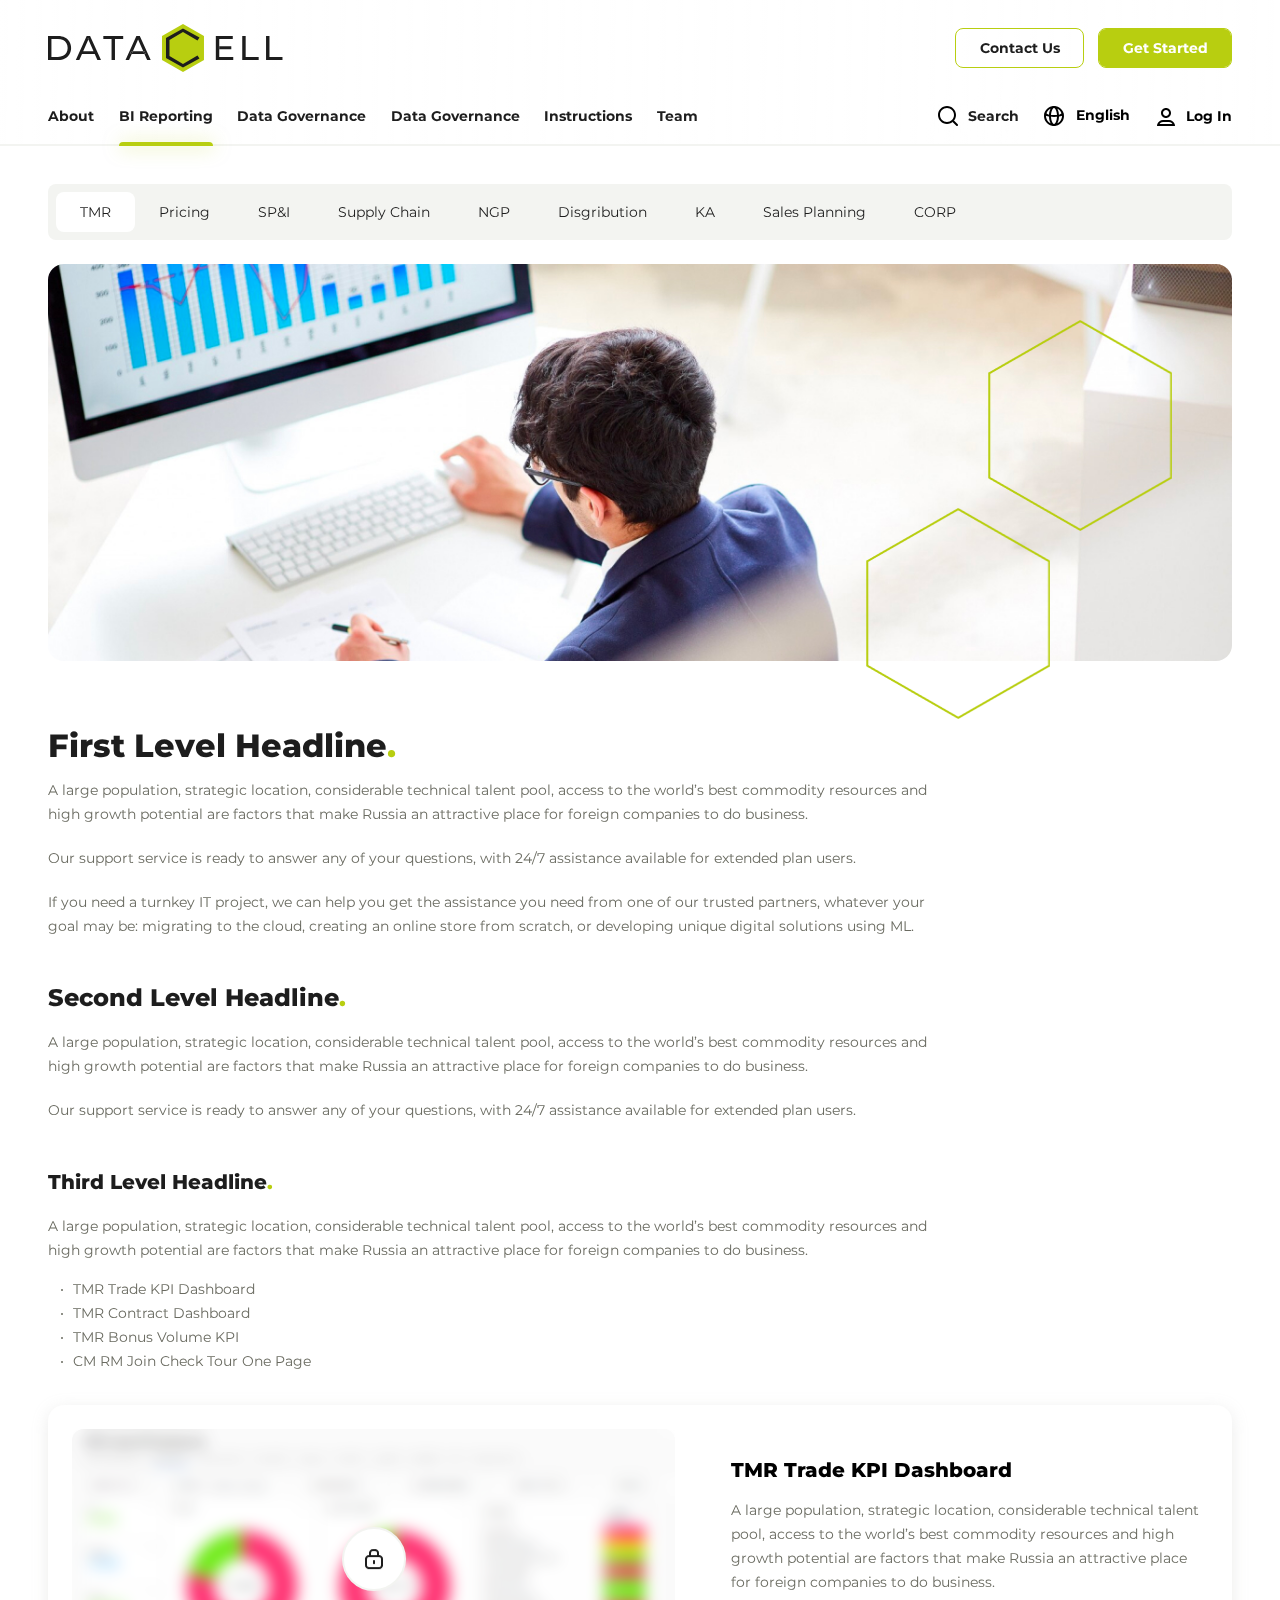
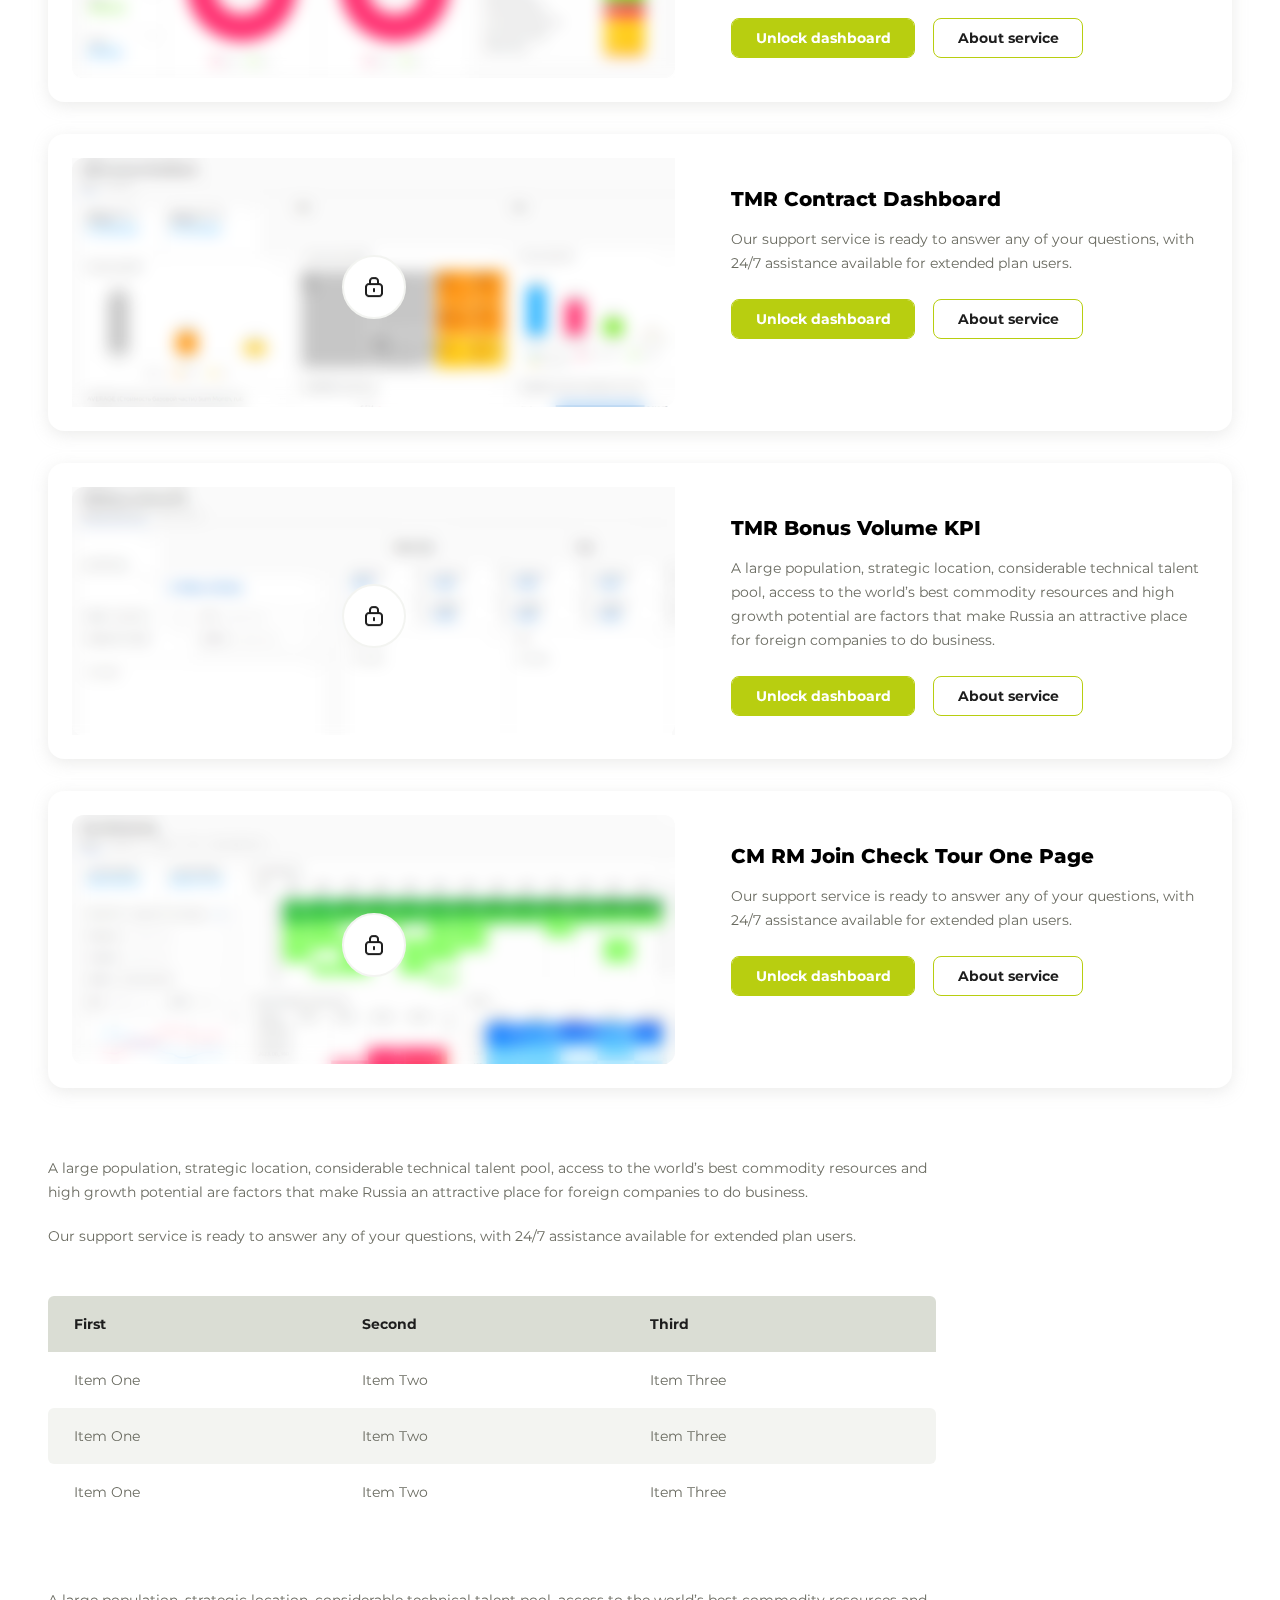
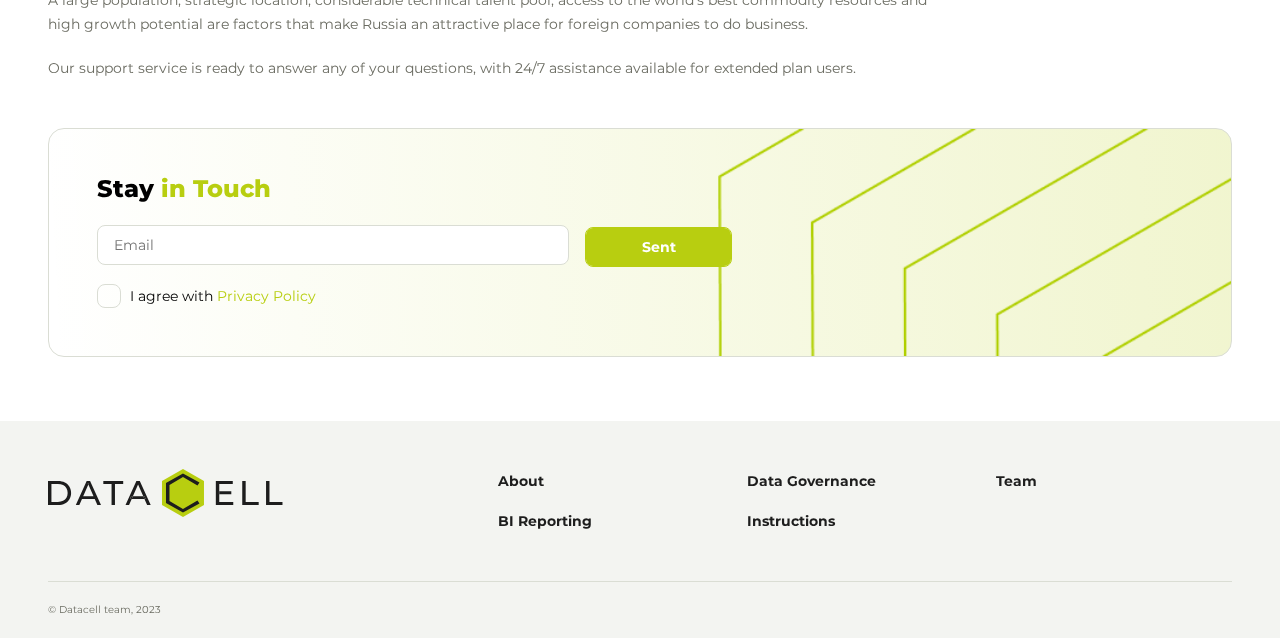
<file: index.html>
<!DOCTYPE html>
<html lang="en">

<head>
    <meta charset="UTF-8">
    <meta http-equiv="X-UA-Compatible" content="IE=edge">
    <meta name="viewport" content="width=device-width, initial-scale=1.0">
    <link href="./assets/js/libs/datepicker/css/datepicker.minimal.css" rel="stylesheet" />
    <link href="./assets/js/libs/nativejs-select/nativejs-select.css" rel="stylesheet" />
    <link href="./assets/css/main.css" rel="stylesheet" />

    <link rel="icon" sizes="16x16" type="image/x-icon" href="./assets/images/favicon.ico">
    <link rel="icon" sizes="42x48" type="image/png" href="./assets/images/favicon.png" />
    <link rel="icon" type="image/svg+xml" href="./assets/images/favicon.svg" />

    <title>DataCell</title>
</head>

<body>
    <div class="loader loader_active"></div>
    <header>
        <div class="header">
            <div class="header__container container">
                <div class="header__top">
                    <div class="header__logo">
                        <a href="/" class="logo"><img src="./assets/images/logo.svg" alt="DataCell"></a>
                    </div>
                    <div class="header__top-btn">
                        <a href="#!" class="btn" data-modal="contacts-form">Contact Us</a>
                        <a href="#!" class="btn btn_active" data-modal="contacts-form">Get Started</a>
                    </div>
                    <div class="header__burger">
                        <div class="burger-menu-btn"></div>
                    </div>
                </div>
                <div class="header__bottom">
                    <div class="header-menu">
                        <div class="header-menu__item">
                            <a href="#!" class="header-menu__link">About</a>
                            <div class="header-submenu">
                                <div class="header-submenu__list">
                                    <div class="header-submenu__item">
                                        <a href="#!" class="header-submenu__link">TMR</a>
                                    </div>
                                    <div class="header-submenu__item">
                                        <a href="#!" class="header-submenu__link">Pricing</a>
                                    </div>
                                    <div class="header-submenu__item">
                                        <a href="#!" class="header-submenu__link">SP&I</a>
                                    </div>
                                    <div class="header-submenu__item">
                                        <a href="#!" class="header-submenu__link">Supply Chain</a>
                                    </div>
                                    <div class="header-submenu__item">
                                        <a href="#!" class="header-submenu__link">NGP</a>
                                    </div>
                                </div>
                            </div>
                        </div>
                        <div class="header-menu__item header-menu__item_active">
                            <a href="#!" class="header-menu__link">BI Reporting</a>
                            <div class="header-submenu">
                                <div class="header-submenu__list">
                                    <div class="header-submenu__item">
                                        <a href="#!" class="header-submenu__link">TMR</a>
                                    </div>
                                    <div class="header-submenu__item">
                                        <a href="#!" class="header-submenu__link">Pricing</a>
                                    </div>
                                    <div class="header-submenu__item">
                                        <a href="#!" class="header-submenu__link">SP&I</a>
                                    </div>
                                    <div class="header-submenu__item">
                                        <a href="#!" class="header-submenu__link">Supply Chain</a>
                                    </div>
                                    <div class="header-submenu__item">
                                        <a href="#!" class="header-submenu__link">NGP</a>
                                    </div>
                                </div>
                            </div>
                        </div>
                        <div class="header-menu__item">
                            <a href="#!" class="header-menu__link">Data Governance</a>
                            <div class="header-submenu">
                                <div class="header-submenu__list">
                                    <div class="header-submenu__item">
                                        <a href="#!" class="header-submenu__link">TMR</a>
                                    </div>
                                    <div class="header-submenu__item">
                                        <a href="#!" class="header-submenu__link">Pricing</a>
                                    </div>
                                    <div class="header-submenu__item">
                                        <a href="#!" class="header-submenu__link">SP&I</a>
                                    </div>
                                    <div class="header-submenu__item">
                                        <a href="#!" class="header-submenu__link">Supply Chain</a>
                                    </div>
                                    <div class="header-submenu__item">
                                        <a href="#!" class="header-submenu__link">NGP</a>
                                    </div>
                                </div>
                            </div>
                        </div>
                        <div class="header-menu__item">
                            <a href="#!" class="header-menu__link">Data Governance</a>
                        </div>
                        <div class="header-menu__item">
                            <a href="#!" class="header-menu__link">Instructions</a>
                        </div>
                        <div class="header-menu__item">
                            <a href="#!" class="header-menu__link">Team</a>
                        </div>
                    </div>

                    <div class="header-additional">
                        <div class="search-line">
                            <form class="search-line__form">
                                <button class="search-line__btn">
                                    <svg width="20" height="20" viewBox="0 0 20 20" xmlns="http://www.w3.org/2000/svg">
                                        <path fill-rule="evenodd" clip-rule="evenodd"
                                            d="M9 16C12.866 16 16 12.866 16 9C16 5.13401 12.866 2 9 2C5.13401 2 2 5.13401 2 9C2 12.866 5.13401 16 9 16ZM9 18C13.9706 18 18 13.9706 18 9C18 4.02944 13.9706 0 9 0C4.02944 0 0 4.02944 0 9C0 13.9706 4.02944 18 9 18Z" />
                                        <path fill-rule="evenodd" clip-rule="evenodd"
                                            d="M15.7071 14.2929L19.7071 18.2929C20.0976 18.6834 20.0976 19.3166 19.7071 19.7071C19.3166 20.0976 18.6834 20.0976 18.2929 19.7071L14.2929 15.7071L15.7071 14.2929Z" />
                                    </svg>
                                </button>
                                <div class="search-line__placeholder">Search</div>
                                <input type="text" class="search-line__input" name="search" placeholder="Search" />
                                <button type="reset" class="search-line__close-btn"></button>
                            </form>
                        </div>
                        <div class="languages">
                            <div class="languages__selected">
                                <div class="languages__ico">
                                    <svg width="20" height="20" viewBox="0 0 20 20" xmlns="http://www.w3.org/2000/svg">
                                        <path fill-rule="evenodd" clip-rule="evenodd"
                                            d="M10 18C14.4183 18 18 14.4183 18 10C18 5.58172 14.4183 2 10 2C5.58172 2 2 5.58172 2 10C2 14.4183 5.58172 18 10 18ZM10 20C15.5228 20 20 15.5228 20 10C20 4.47715 15.5228 0 10 0C4.47715 0 0 4.47715 0 10C0 15.5228 4.47715 20 10 20Z" />
                                        <path fill-rule="evenodd" clip-rule="evenodd"
                                            d="M11.7467 16.1766C12.4854 14.6992 13 12.5183 13 10C13 7.48174 12.4854 5.30077 11.7467 3.82336C10.9482 2.22632 10.2151 2 10 2C9.78494 2 9.05184 2.22632 8.25332 3.82336C7.51462 5.30077 7 7.48174 7 10C7 12.5183 7.51462 14.6992 8.25332 16.1766C9.05184 17.7737 9.78494 18 10 18C10.2151 18 10.9482 17.7737 11.7467 16.1766ZM10 20C12.7614 20 15 15.5228 15 10C15 4.47715 12.7614 0 10 0C7.23858 0 5 4.47715 5 10C5 15.5228 7.23858 20 10 20Z" />
                                        <path fill-rule="evenodd" clip-rule="evenodd"
                                            d="M19.2071 7.29289C19.5976 7.68342 19.5976 8.31658 19.2071 8.70711C18.5973 9.31691 17.7911 9.90853 16.3513 10.334C14.9515 10.7476 12.9687 11 10 11C7.03128 11 5.04846 10.7476 3.64872 10.334C2.20887 9.90853 1.4027 9.31691 0.792892 8.70711C0.402369 8.31658 0.402369 7.68342 0.792894 7.29289C1.18342 6.90237 1.81658 6.90237 2.20711 7.29289C2.5973 7.68309 3.11727 8.09147 4.21549 8.41599C5.35382 8.75237 7.121 9 10 9C12.879 9 14.6462 8.75237 15.7845 8.41599C16.8827 8.09147 17.4027 7.68309 17.7929 7.29289C18.1834 6.90237 18.8166 6.90237 19.2071 7.29289Z" />
                                    </svg>
                                </div>
                                English
                            </div>
                            <div class="languages__selector">
                                <div class="languages__list">
                                    <a href="#!" class="languages__item">中文</a>
                                    <a href="#!" class="languages__item">English</a>
                                    <a href="#!" class="languages__item">Русский</a>
                                </div>
                            </div>
                        </div>
                        <div class="login">
                            <div class="login__ico">
                                <svg width="18" height="18" viewBox="0 0 18 18" xmlns="http://www.w3.org/2000/svg">
                                    <path fill-rule="evenodd" clip-rule="evenodd"
                                        d="M9 8C10.6569 8 12 6.65685 12 5C12 3.34315 10.6569 2 9 2C7.34315 2 6 3.34315 6 5C6 6.65685 7.34315 8 9 8ZM9 10C11.7614 10 14 7.76142 14 5C14 2.23858 11.7614 0 9 0C6.23858 0 4 2.23858 4 5C4 7.76142 6.23858 10 9 10Z" />
                                    <path fill-rule="evenodd" clip-rule="evenodd"
                                        d="M12 14H6C4.51944 14 3.22675 14.8044 2.53513 16H15.4649C14.7733 14.8044 13.4806 14 12 14ZM17.6586 16C16.8349 13.6696 14.6124 12 12 12H6C3.38756 12 1.16508 13.6696 0.341411 16C0.120308 16.6256 0 17.2987 0 18H18C18 17.2987 17.8797 16.6256 17.6586 16Z" />
                                </svg>
                            </div>
                            Log In
                        </div>
                    </div>


                </div>
            </div>
        </div>

        <div class="burger-menu">
            <div class="burger-menu__top container">
                <a href="/" class="logo burger-menu__logo"><img src="./assets/images/logo.svg" alt="DataCell"></a>
                <div class="burger-menu-btn burger-menu__btn burger-menu-btn_open"></div>
            </div>

            <div class="burger-menu__additional">
                <div class="burger-menu__additional-container container">
                    <div class="search-line burger-menu__search-line">
                        <form class="search-line__form burger-menu__search-form">
                            <button class="search-line__btn">
                                <svg width="20" height="20" viewBox="0 0 20 20" xmlns="http://www.w3.org/2000/svg">
                                    <path fill-rule="evenodd" clip-rule="evenodd"
                                        d="M9 16C12.866 16 16 12.866 16 9C16 5.13401 12.866 2 9 2C5.13401 2 2 5.13401 2 9C2 12.866 5.13401 16 9 16ZM9 18C13.9706 18 18 13.9706 18 9C18 4.02944 13.9706 0 9 0C4.02944 0 0 4.02944 0 9C0 13.9706 4.02944 18 9 18Z" />
                                    <path fill-rule="evenodd" clip-rule="evenodd"
                                        d="M15.7071 14.2929L19.7071 18.2929C20.0976 18.6834 20.0976 19.3166 19.7071 19.7071C19.3166 20.0976 18.6834 20.0976 18.2929 19.7071L14.2929 15.7071L15.7071 14.2929Z" />
                                </svg>
                            </button>
                            <div class="search-line__placeholder">Search</div>
                            <input type="text" class="search-line__input burger-menu__search-input" name="search" placeholder="Search" autocomplete="off"/>
                            <button type="reset" class="search-line__close-btn"></button>
                        </form>
                    </div>
                    <div class="languages">
                        <div class="languages__selected">
                            <div class="languages__ico">
                                <svg width="20" height="20" viewBox="0 0 20 20" xmlns="http://www.w3.org/2000/svg">
                                    <path fill-rule="evenodd" clip-rule="evenodd"
                                        d="M10 18C14.4183 18 18 14.4183 18 10C18 5.58172 14.4183 2 10 2C5.58172 2 2 5.58172 2 10C2 14.4183 5.58172 18 10 18ZM10 20C15.5228 20 20 15.5228 20 10C20 4.47715 15.5228 0 10 0C4.47715 0 0 4.47715 0 10C0 15.5228 4.47715 20 10 20Z" />
                                    <path fill-rule="evenodd" clip-rule="evenodd"
                                        d="M11.7467 16.1766C12.4854 14.6992 13 12.5183 13 10C13 7.48174 12.4854 5.30077 11.7467 3.82336C10.9482 2.22632 10.2151 2 10 2C9.78494 2 9.05184 2.22632 8.25332 3.82336C7.51462 5.30077 7 7.48174 7 10C7 12.5183 7.51462 14.6992 8.25332 16.1766C9.05184 17.7737 9.78494 18 10 18C10.2151 18 10.9482 17.7737 11.7467 16.1766ZM10 20C12.7614 20 15 15.5228 15 10C15 4.47715 12.7614 0 10 0C7.23858 0 5 4.47715 5 10C5 15.5228 7.23858 20 10 20Z" />
                                    <path fill-rule="evenodd" clip-rule="evenodd"
                                        d="M19.2071 7.29289C19.5976 7.68342 19.5976 8.31658 19.2071 8.70711C18.5973 9.31691 17.7911 9.90853 16.3513 10.334C14.9515 10.7476 12.9687 11 10 11C7.03128 11 5.04846 10.7476 3.64872 10.334C2.20887 9.90853 1.4027 9.31691 0.792892 8.70711C0.402369 8.31658 0.402369 7.68342 0.792894 7.29289C1.18342 6.90237 1.81658 6.90237 2.20711 7.29289C2.5973 7.68309 3.11727 8.09147 4.21549 8.41599C5.35382 8.75237 7.121 9 10 9C12.879 9 14.6462 8.75237 15.7845 8.41599C16.8827 8.09147 17.4027 7.68309 17.7929 7.29289C18.1834 6.90237 18.8166 6.90237 19.2071 7.29289Z" />
                                </svg>
                            </div>
                            English
                        </div>
                        <div class="languages__selector">
                            <div class="languages__list">
                                <a href="#!" class="languages__item">中文</a>
                                <a href="#!" class="languages__item">English</a>
                                <a href="#!" class="languages__item">Русский</a>
                            </div>
                        </div>
                    </div>
                    <div class="login">
                        <div class="login__ico">
                            <svg width="18" height="18" viewBox="0 0 18 18" xmlns="http://www.w3.org/2000/svg">
                                <path fill-rule="evenodd" clip-rule="evenodd"
                                    d="M9 8C10.6569 8 12 6.65685 12 5C12 3.34315 10.6569 2 9 2C7.34315 2 6 3.34315 6 5C6 6.65685 7.34315 8 9 8ZM9 10C11.7614 10 14 7.76142 14 5C14 2.23858 11.7614 0 9 0C6.23858 0 4 2.23858 4 5C4 7.76142 6.23858 10 9 10Z" />
                                <path fill-rule="evenodd" clip-rule="evenodd"
                                    d="M12 14H6C4.51944 14 3.22675 14.8044 2.53513 16H15.4649C14.7733 14.8044 13.4806 14 12 14ZM17.6586 16C16.8349 13.6696 14.6124 12 12 12H6C3.38756 12 1.16508 13.6696 0.341411 16C0.120308 16.6256 0 17.2987 0 18H18C18 17.2987 17.8797 16.6256 17.6586 16Z" />
                            </svg>
                        </div>
                        Log In
                    </div>
                </div>
            </div>
            <div class="container">
                <div class="burger-menu__menu-list">
                    <div class="burger-menu__menu-item">
                        <a href="#!" class="burger-menu__link">About</a>
                    </div>
                    <div class="burger-menu__menu-item">
                        <a href="#!" class="burger-menu__link">BI Reporting</a>
                    </div>
                    <div class="burger-menu__menu-item">
                        <a href="#!" class="burger-menu__link">Data Governance</a>
                    </div>
                    <div class="burger-menu__menu-item">
                        <a href="#!" class="burger-menu__link">Data Governance</a>
                    </div>
                    <div class="burger-menu__menu-item">
                        <a href="#!" class="burger-menu__link">Instructions</a>
                    </div>
                    <div class="burger-menu__menu-item">
                        <a href="#!" class="burger-menu__link">Team</a>
                    </div>
                </div>
            </div>
            <div class="burger-menu__buttom-btn container">
                <a href="#!" class="btn" data-modal="contacts-form">Contact Us <span class="btn-tangle"></span></a>
                <a href="#!" class="btn btn_active">Get Started</a>
            </div>
        </div>
    </header>

    <main class="main-content">
        <div class="container">
            <section class="tabs-menu">
                <a href="#tab1" class="tabs-memu__item tabs-memu__item_active">TMR</a>
                <a href="#tab2" class="tabs-memu__item">Pricing</a>
                <a href="#tab3" class="tabs-memu__item">SP&I</a>
                <a href="#tab4" class="tabs-memu__item">Supply Chain</a>
                <a href="#tab5" class="tabs-memu__item">NGP</a>
                <a href="#tab6" class="tabs-memu__item">Disgribution</a>
                <a href="#tab7" class="tabs-memu__item">KA</a>
                <a href="#tab8" class="tabs-memu__item">Sales Planning</a>
                <a href="#tab9" class="tabs-memu__item">CORP</a>
            </section>

            <div class="tab-content tab-content_active" id="tab1">

                <section class="main-banner">
                    <img src="./assets/images_blocks/main_banner.png" class="main-banner__img" />
                </section>

                <section class="content-text">
                    <div class="text">
                        <h1 class="header-text header-text_h1">First Level Headline</h1>
                        <p>A large population, strategic location, considerable technical talent pool, access to the
                            world’s
                            best commodity resources and high growth potential are factors that make Russia an
                            attractive
                            place for foreign companies to do business.</p>
                        <p>Our support service is ready to answer any of your questions, with 24/7 assistance available
                            for
                            extended plan users.</p>
                        <p>If you need a turnkey IT project, we can help you get the assistance you need from one of our
                            trusted partners, whatever your goal may be: migrating to the cloud, creating an online
                            store
                            from scratch, or developing unique digital solutions using ML.</p>
                    </div>

                    <div class="text">
                        <h2 class="header-text header-text_h2">Second Level Headline</h2>
                        <p>A large population, strategic location, considerable technical talent pool, access to the
                            world’s
                            best commodity resources and high growth potential are factors that make Russia an
                            attractive
                            place for foreign companies to do business.</p>
                        <p>Our support service is ready to answer any of your questions, with 24/7 assistance available
                            for
                            extended plan users.</p>
                    </div>

                    <div class="text">
                        <h3 class="header-text header-text_h3">Third Level Headline</h3>
                        <p>A large population, strategic location, considerable technical talent pool, access to the
                            world’s
                            best commodity resources and high growth potential are factors that make Russia an
                            attractive
                            place for foreign companies to do business.</p>
                        <ul type="circle">
                            <li>TMR Trade KPI Dashboard</li>
                            <li>TMR Contract Dashboard</li>
                            <li>TMR Bonus Volume KPI</li>
                            <li>CM RM Join Check Tour One Page</li>
                        </ul>
                    </div>
                </section>

                <section>
                    <div class="dashboard-list">
                        <div class="dashboard-list__item">
                            <div class="dashboard-list__left dashboard-list__image-lock">
                                <img src="./assets/images_blocks/TMR_Trade_KPI.jpg" class="dashboard-list__image" />
                                <div class="ashboard-list__lock"></div>
                            </div>
                            <div class="dashboard-list__right">
                                <div class="dashboard-list__title">TMR Trade KPI Dashboard</div>
                                <div class="dashboard-list__text">A large population, strategic location, considerable
                                    technical
                                    talent pool, access to the world’s best commodity resources and high growth
                                    potential
                                    are
                                    factors that make Russia an attractive place for foreign companies to do business.
                                </div>
                                <div class="dashboard-list__btn-list">
                                    <a href="https://www.myglo.ru/" target="_blank"
                                        class="btn btn_active dashboard-list__btn">Unlock dashboard</a>
                                    <a href="https://www.itms.ru/" target="_blank" class="btn dashboard-list__btn">About
                                        service<span class="btn-tangle"></span></a>
                                </div>
                            </div>
                        </div>

                        <div class="dashboard-list__item">
                            <div class="dashboard-list__left dashboard-list__image-lock">
                                <img src="./assets/images_blocks/TMR_Contract.png" class="dashboard-list__image" />
                                <div class="ashboard-list__lock"></div>
                            </div>
                            <div class="dashboard-list__right">
                                <div class="dashboard-list__title">TMR Contract Dashboard</div>
                                <div class="dashboard-list__text">Our support service is ready to answer any of your
                                    questions,
                                    with 24/7 assistance available for extended plan users.</div>
                                <div class="dashboard-list__btn-list">
                                    <a href="https://www.myglo.ru/" target="_blank"
                                        class="btn btn_active dashboard-list__btn">Unlock dashboard</a>
                                    <a href="https://www.itms.ru/" target="_blank" class="btn dashboard-list__btn">About
                                        service<span class="btn-tangle"></span></a>
                                </div>
                            </div>
                        </div>

                        <div class="dashboard-list__item">
                            <div class="dashboard-list__left dashboard-list__image-lock">
                                <img src="./assets/images_blocks/TMR_Bonus.png" class="dashboard-list__image" />
                                <div class="ashboard-list__lock"></div>
                            </div>
                            <div class="dashboard-list__right">
                                <div class="dashboard-list__title">TMR Bonus Volume KPI</div>
                                <div class="dashboard-list__text">A large population, strategic location, considerable
                                    technical
                                    talent pool, access to the world’s best commodity resources and high growth
                                    potential
                                    are
                                    factors that make Russia an attractive place for foreign companies to do business.
                                </div>
                                <div class="dashboard-list__btn-list">
                                    <a href="https://www.myglo.ru/" target="_blank"
                                        class="btn btn_active dashboard-list__btn">Unlock dashboard</a>
                                    <a href="https://www.itms.ru/" target="_blank" class="btn dashboard-list__btn">About
                                        service<span class="btn-tangle"></span></a>
                                </div>
                            </div>
                        </div>

                        <div class="dashboard-list__item">
                            <div class="dashboard-list__left dashboard-list__image-lock">
                                <img src="./assets/images_blocks/Price Monitoring.png" class="dashboard-list__image" />
                                <div class="ashboard-list__lock"></div>
                            </div>
                            <div class="dashboard-list__right">
                                <div class="dashboard-list__title">CM RM Join Check Tour One Page</div>
                                <div class="dashboard-list__text">Our support service is ready to answer any of your
                                    questions,
                                    with 24/7 assistance available for extended plan users.</div>
                                <div class="dashboard-list__btn-list">
                                    <a href="https://www.myglo.ru/" target="_blank"
                                        class="btn btn_active dashboard-list__btn">Unlock dashboard</a>
                                    <a href="https://www.itms.ru/" target="_blank" class="btn dashboard-list__btn">About
                                        service<span class="btn-tangle"></span></a>
                                </div>
                            </div>
                        </div>
                    </div>
                </section>

                <section>
                    <div class="text">
                        <p>A large population, strategic location, considerable technical talent pool, access to the
                            world’s
                            best commodity resources and high growth potential are factors that make Russia an
                            attractive
                            place for foreign companies to do business.</p>
                        <p>Our support service is ready to answer any of your questions, with 24/7 assistance available
                            for
                            extended plan users.</p>

                        <table>
                            <thead>
                                <tr>
                                    <td>First</td>
                                    <td>Second</td>
                                    <td>Third</td>
                                </tr>
                            </thead>
                            <tbody>
                                <tr>
                                    <td>Item One</td>
                                    <td>Item Two</td>
                                    <td>Item Three</td>
                                </tr>
                                <tr>
                                    <td>Item One</td>
                                    <td>Item Two</td>
                                    <td>Item Three</td>
                                </tr>
                                <tr>
                                    <td>Item One</td>
                                    <td>Item Two</td>
                                    <td>Item Three</td>
                                </tr>
                            </tbody>
                        </table>


                        <p>A large population, strategic location, considerable technical talent pool, access to the
                            world’s
                            best commodity resources and high growth potential are factors that make Russia an
                            attractive
                            place for foreign companies to do business.</p>
                        <p>Our support service is ready to answer any of your questions, with 24/7 assistance available
                            for
                            extended plan users.</p>
                    </div>

                </section>
            </div>

            <div class="tab-content" id="tab2">

                <section class="content-text">
                    <div class="text">
                        <h1 class="header-text header-text_h1">First Level Headline</h1>
                        <p>A large population, strategic location, considerable technical talent pool, access to the
                            world’s
                            best commodity resources and high growth potential are factors that make Russia an
                            attractive
                            place for foreign companies to do business.</p>
                        <p>Our support service is ready to answer any of your questions, with 24/7 assistance available
                            for
                            extended plan users.</p>
                        <p>If you need a turnkey IT project, we can help you get the assistance you need from one of our
                            trusted partners, whatever your goal may be: migrating to the cloud, creating an online
                            store
                            from scratch, or developing unique digital solutions using ML.</p>
                    </div>

                    <div class="text">
                        <h2 class="header-text header-text_h2">Second Level Headline</h2>
                        <p>A large population, strategic location, considerable technical talent pool, access to the
                            world’s
                            best commodity resources and high growth potential are factors that make Russia an
                            attractive
                            place for foreign companies to do business.</p>
                        <p>Our support service is ready to answer any of your questions, with 24/7 assistance available
                            for
                            extended plan users.</p>
                    </div>

                    <div class="text">
                        <h3 class="header-text header-text_h3">Third Level Headline</h3>
                        <p>A large population, strategic location, considerable technical talent pool, access to the
                            world’s
                            best commodity resources and high growth potential are factors that make Russia an
                            attractive
                            place for foreign companies to do business.</p>
                        <ul type="circle">
                            <li>TMR Trade KPI Dashboard</li>
                            <li>TMR Contract Dashboard</li>
                            <li>TMR Bonus Volume KPI</li>
                            <li>CM RM Join Check Tour One Page</li>
                        </ul>
                    </div>
                </section>

                <section class="main-banner">
                    <img src="./assets/images_blocks/main_banner.png" class="main-banner__img" />
                </section>

                <section>
                    <div class="dashboard-list">
                        <div class="dashboard-list__item">
                            <div class="dashboard-list__left dashboard-list__image-lock">
                                <img src="./assets/images_blocks/TMR_Trade_KPI.jpg" class="dashboard-list__image" />
                                <div class="ashboard-list__lock"></div>
                            </div>
                            <div class="dashboard-list__right">
                                <div class="dashboard-list__title">TMR Trade KPI Dashboard</div>
                                <div class="dashboard-list__text">A large population, strategic location, considerable
                                    technical
                                    talent pool, access to the world’s best commodity resources and high growth
                                    potential
                                    are
                                    factors that make Russia an attractive place for foreign companies to do business.
                                </div>
                                <div class="dashboard-list__btn-list">
                                    <a href="https://www.myglo.ru/" target="_blank"
                                        class="btn btn_active dashboard-list__btn">Unlock dashboard</a>
                                    <a href="https://www.itms.ru/" target="_blank" class="btn dashboard-list__btn">About
                                        service<span class="btn-tangle"></span></a>
                                </div>
                            </div>
                        </div>

                        <div class="dashboard-list__item">
                            <div class="dashboard-list__left dashboard-list__image-lock">
                                <img src="./assets/images_blocks/TMR_Contract.png" class="dashboard-list__image" />
                                <div class="ashboard-list__lock"></div>
                            </div>
                            <div class="dashboard-list__right">
                                <div class="dashboard-list__title">TMR Contract Dashboard</div>
                                <div class="dashboard-list__text">Our support service is ready to answer any of your
                                    questions,
                                    with 24/7 assistance available for extended plan users.</div>
                                <div class="dashboard-list__btn-list">
                                    <a href="https://www.myglo.ru/" target="_blank"
                                        class="btn btn_active dashboard-list__btn">Unlock dashboard</a>
                                    <a href="https://www.itms.ru/" target="_blank" class="btn dashboard-list__btn">About
                                        service<span class="btn-tangle"></span></a>
                                </div>
                            </div>
                        </div>
                    </div>
                </section>

                <section>
                    <div class="text">
                        <p>A large population, strategic location, considerable technical talent pool, access to the
                            world’s
                            best commodity resources and high growth potential are factors that make Russia an
                            attractive
                            place for foreign companies to do business.</p>
                        <p>Our support service is ready to answer any of your questions, with 24/7 assistance available
                            for
                            extended plan users.</p>

                        <table>
                            <thead>
                                <tr>
                                    <td>First</td>
                                    <td>Second</td>
                                    <td>Third</td>
                                </tr>
                            </thead>
                            <tbody>
                                <tr>
                                    <td>Item One</td>
                                    <td>Item Two</td>
                                    <td>Item Three</td>
                                </tr>
                                <tr>
                                    <td>Item One</td>
                                    <td>Item Two</td>
                                    <td>Item Three</td>
                                </tr>
                                <tr>
                                    <td>Item One</td>
                                    <td>Item Two</td>
                                    <td>Item Three</td>
                                </tr>
                            </tbody>
                        </table>


                        <p>A large population, strategic location, considerable technical talent pool, access to the
                            world’s
                            best commodity resources and high growth potential are factors that make Russia an
                            attractive
                            place for foreign companies to do business.</p>
                        <p>Our support service is ready to answer any of your questions, with 24/7 assistance available
                            for
                            extended plan users.</p>
                    </div>

                </section>
            </div>

            <div class="tab-content" id="tab3">

                <section class="main-banner">
                    <img src="./assets/images_blocks/main_banner2.png" class="main-banner__img" />
                </section>

                <section class="content-text">
                    <div class="text">
                        <h1 class="header-text header-text_h1">First Level Headline</h1>
                        <p>A large population, strategic location, considerable technical talent pool, access to the
                            world’s
                            best commodity resources and high growth potential are factors that make Russia an
                            attractive
                            place for foreign companies to do business.</p>
                        <p>Our support service is ready to answer any of your questions, with 24/7 assistance available
                            for
                            extended plan users.</p>
                        <p>If you need a turnkey IT project, we can help you get the assistance you need from one of our
                            trusted partners, whatever your goal may be: migrating to the cloud, creating an online
                            store
                            from scratch, or developing unique digital solutions using ML.</p>
                    </div>

                    <div class="text">
                        <h2 class="header-text header-text_h2">Second Level Headline</h2>
                        <p>A large population, strategic location, considerable technical talent pool, access to the
                            world’s
                            best commodity resources and high growth potential are factors that make Russia an
                            attractive
                            place for foreign companies to do business.</p>
                        <p>Our support service is ready to answer any of your questions, with 24/7 assistance available
                            for
                            extended plan users.</p>
                    </div>

                    <div class="text">
                        <h3 class="header-text header-text_h3">Third Level Headline</h3>
                        <p>A large population, strategic location, considerable technical talent pool, access to the
                            world’s
                            best commodity resources and high growth potential are factors that make Russia an
                            attractive
                            place for foreign companies to do business.</p>
                        <ul type="circle">
                            <li>TMR Trade KPI Dashboard</li>
                            <li>TMR Contract Dashboard</li>
                            <li>TMR Bonus Volume KPI</li>
                            <li>CM RM Join Check Tour One Page</li>
                        </ul>
                    </div>
                </section>

                <section>
                    <div class="dashboard-list">
                        <div class="dashboard-list__item">
                            <div class="dashboard-list__left dashboard-list__image-lock">
                                <img src="./assets/images_blocks/TMR_Trade_KPI.jpg" class="dashboard-list__image" />
                                <div class="ashboard-list__lock"></div>
                            </div>
                            <div class="dashboard-list__right">
                                <div class="dashboard-list__title">TMR Trade KPI Dashboard</div>
                                <div class="dashboard-list__text">A large population, strategic location, considerable
                                    technical
                                    talent pool, access to the world’s best commodity resources and high growth
                                    potential
                                    are
                                    factors that make Russia an attractive place for foreign companies to do business.
                                </div>
                                <div class="dashboard-list__btn-list">
                                    <a href="https://www.myglo.ru/" target="_blank"
                                        class="btn btn_active dashboard-list__btn">Unlock dashboard</a>
                                    <a href="https://www.itms.ru/" target="_blank" class="btn dashboard-list__btn">About
                                        service<span class="btn-tangle"></span></a>
                                </div>
                            </div>
                        </div>

                        <div class="dashboard-list__item">
                            <div class="dashboard-list__left dashboard-list__image-lock">
                                <img src="./assets/images_blocks/TMR_Contract.png" class="dashboard-list__image" />
                                <div class="ashboard-list__lock"></div>
                            </div>
                            <div class="dashboard-list__right">
                                <div class="dashboard-list__title">TMR Contract Dashboard</div>
                                <div class="dashboard-list__text">Our support service is ready to answer any of your
                                    questions,
                                    with 24/7 assistance available for extended plan users.</div>
                                <div class="dashboard-list__btn-list">
                                    <a href="https://www.myglo.ru/" target="_blank"
                                        class="btn btn_active dashboard-list__btn">Unlock dashboard</a>
                                    <a href="https://www.itms.ru/" target="_blank" class="btn dashboard-list__btn">About
                                        service<span class="btn-tangle"></span></a>
                                </div>
                            </div>
                        </div>

                        <div class="dashboard-list__item">
                            <div class="dashboard-list__left dashboard-list__image-lock">
                                <img src="./assets/images_blocks/TMR_Bonus.png" class="dashboard-list__image" />
                                <div class="ashboard-list__lock"></div>
                            </div>
                            <div class="dashboard-list__right">
                                <div class="dashboard-list__title">TMR Bonus Volume KPI</div>
                                <div class="dashboard-list__text">A large population, strategic location, considerable
                                    technical
                                    talent pool, access to the world’s best commodity resources and high growth
                                    potential
                                    are
                                    factors that make Russia an attractive place for foreign companies to do business.
                                </div>
                                <div class="dashboard-list__btn-list">
                                    <a href="https://www.myglo.ru/" target="_blank"
                                        class="btn btn_active dashboard-list__btn">Unlock dashboard</a>
                                    <a href="https://www.itms.ru/" target="_blank" class="btn dashboard-list__btn">About
                                        service<span class="btn-tangle"></span></a>
                                </div>
                            </div>
                        </div>

                        <div class="dashboard-list__item">
                            <div class="dashboard-list__left dashboard-list__image-lock">
                                <img src="./assets/images_blocks/Price Monitoring.png" class="dashboard-list__image" />
                                <div class="ashboard-list__lock"></div>
                            </div>
                            <div class="dashboard-list__right">
                                <div class="dashboard-list__title">CM RM Join Check Tour One Page</div>
                                <div class="dashboard-list__text">Our support service is ready to answer any of your
                                    questions,
                                    with 24/7 assistance available for extended plan users.</div>
                                <div class="dashboard-list__btn-list">
                                    <a href="https://www.myglo.ru/" target="_blank"
                                        class="btn btn_active dashboard-list__btn">Unlock dashboard</a>
                                    <a href="https://www.itms.ru/" target="_blank" class="btn dashboard-list__btn">About
                                        service<span class="btn-tangle"></span></a>
                                </div>
                            </div>
                        </div>
                    </div>
                </section>

                <section>
                    <div class="text">
                        <p>A large population, strategic location, considerable technical talent pool, access to the
                            world’s
                            best commodity resources and high growth potential are factors that make Russia an
                            attractive
                            place for foreign companies to do business.</p>
                        <p>Our support service is ready to answer any of your questions, with 24/7 assistance available
                            for
                            extended plan users.</p>

                        <table>
                            <thead>
                                <tr>
                                    <td>First</td>
                                    <td>Second</td>
                                    <td>Third</td>
                                </tr>
                            </thead>
                            <tbody>
                                <tr>
                                    <td>Item One</td>
                                    <td>Item Two</td>
                                    <td>Item Three</td>
                                </tr>
                                <tr>
                                    <td>Item One</td>
                                    <td>Item Two</td>
                                    <td>Item Three</td>
                                </tr>
                                <tr>
                                    <td>Item One</td>
                                    <td>Item Two</td>
                                    <td>Item Three</td>
                                </tr>
                            </tbody>
                        </table>


                        <p>A large population, strategic location, considerable technical talent pool, access to the
                            world’s
                            best commodity resources and high growth potential are factors that make Russia an
                            attractive
                            place for foreign companies to do business.</p>
                        <p>Our support service is ready to answer any of your questions, with 24/7 assistance available
                            for
                            extended plan users.</p>
                    </div>

                </section>
            </div>

            <section>
                <div class="subscribe">
                    <div class="subscribe__title">
                        Stay <span class="color-text">in Touch</span>
                    </div>
                    <form class="form subscribe__form">
                        <input class="input subscribe__input" name="email" type="text" placeholder="Email"
                            data-required="email" />
                        <button class="subscribe__btn btn btn_active" type="submit">Sent</button>
                        <div class="subscribe__igree">
                            <input id="subscribe_igree" type="checkbox" name="subscribe_igree" class="form__checkbox"
                                data-required="checked" />
                            <label class="form__checkbox-label" for="subscribe_igree">I agree with <a href="!#"
                                    class="color-text">Privacy Policy</a></label>
                        </div>
                    </form>
                </div>
            </section>
        </div>
    </main>
    <footer>
        <div class="footer-wrapp">
            <div class="container">
                <div class="footer">
                    <div class="footer__logo">
                        <a href="/" class="logo"><img src="./assets/images/logo.svg" alt="DataCell"></a>
                    </div>
                    <div class="footer-menu">
                        <div class="footer-main-menu">
                            <div class="footer-main-menu__item">
                                <a href="#!" class="footer-main-menu__link">About</a>
                            </div>
                            <div class="footer-main-menu__item">
                                <a href="#!" class="footer-main-menu__link">BI Reporting</a>
                            </div>
                        </div>
                        <div class="footer-main-menu">
                            <div class="footer-main-menu__item">
                                <a href="#!" class="footer-main-menu__link">Data Governance</a>
                            </div>
                            <div class="footer-main-menu__item">
                                <a href="#!" class="footer-main-menu__link">Instructions</a>
                            </div>
                        </div>
                        <div class="footer-main-menu">
                            <div class="footer-main-menu__item">
                                <a href="#!" class="footer-main-menu__link">Team</a>
                            </div>
                        </div>
                    </div>
                </div>
                <div class="footer-copyright container">
                    © Datacell team, 2023
                </div>
            </div>
        </div>
    </footer>

    <div class="modal">
        <div class="modal_bg js-close-modal"></div>
        <div class="modal-popup" id="contacts-form">
            <div class="modal-popup__head">
                <h2 class="header-text header-text_h2">Contact Us</h2>
                <div class="modal-popup__btn-close js-close-modal"></div>
            </div>
            <div class="modal-form">
                <form class="form">
                    <div class="modal-form__fields">
                        <div class="modal-form__item">
                            <label class="modal-form__label">Name</label>
                            <input class="input modal-form__input" placeholder="Your Name" name="name" />
                        </div>
                        <div class="modal-form__item">
                            <label class="modal-form__label">Email</label>
                            <input class="input modal-form__input" placeholder="yourmail@mail.ru" name="email" />
                        </div>
                        <div class="modal-form__item">
                            <label class="modal-form__label">Commentary</label>
                            <textarea class="textarea modal-form__textarea" placeholder="Text..."
                                name="comment"></textarea>
                        </div>
                        <div class="modal-form__item">
                            <div></div>
                            <div>
                                <input id="checkbox_1" type="checkbox" name="igree" class="form__checkbox" />
                                <label class="form__checkbox-label" for="checkbox_1">I agree with <a href="!#"
                                        class="color-text">Privacy Policy</a></label>
                            </div>
                        </div>
                    </div>
                    <div class="modal-form__buttons text-right">
                        <div class="btn js-close-modal">Cancel</div>
                        <div type="submit" class="btn btn_active">Sent</div>
                    </div>
                </form>
            </div>
        </div>
    </div>

    <script src="./assets/js/libs/nativejs-select/nativejs-select.min.js"></script>
    <script src="./assets/js/libs/datepicker/datepicker.js"></script>
    <script src="./assets/js/main.js"></script>
</body>

</html>
</file>
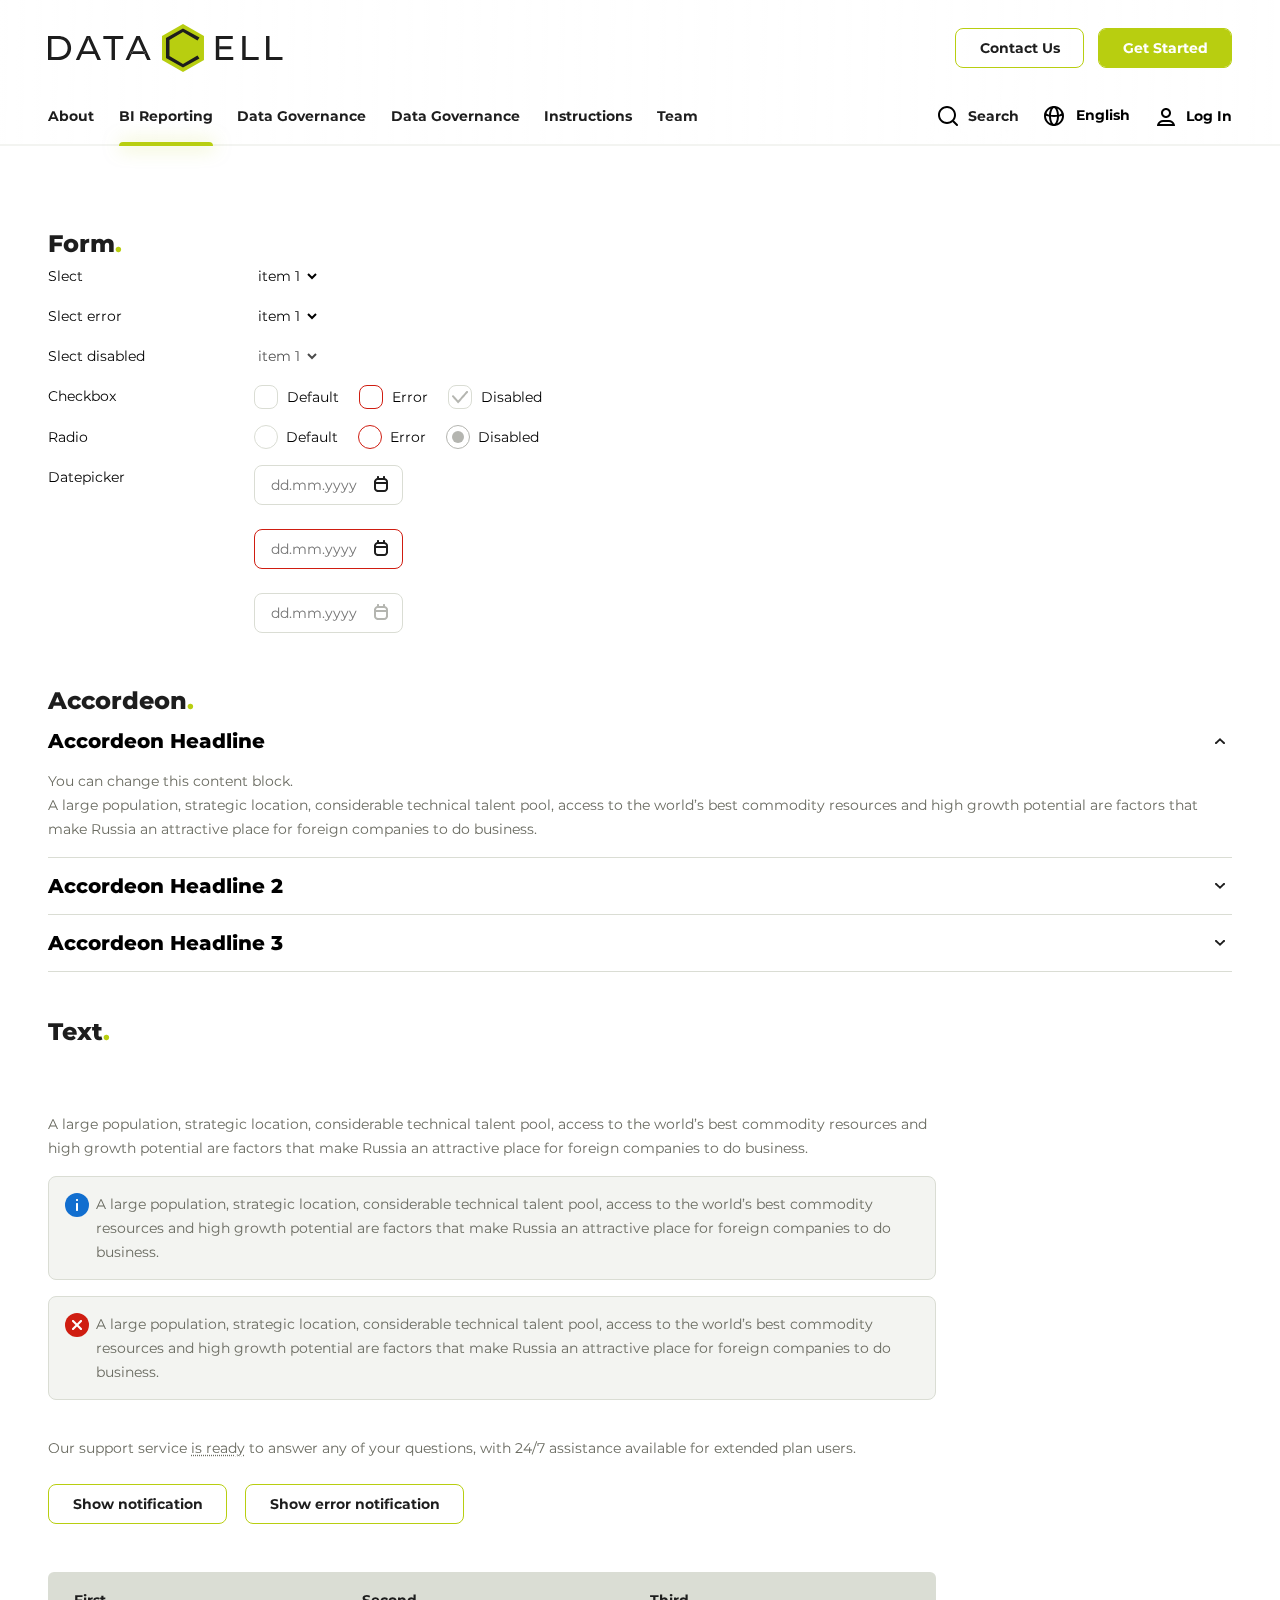
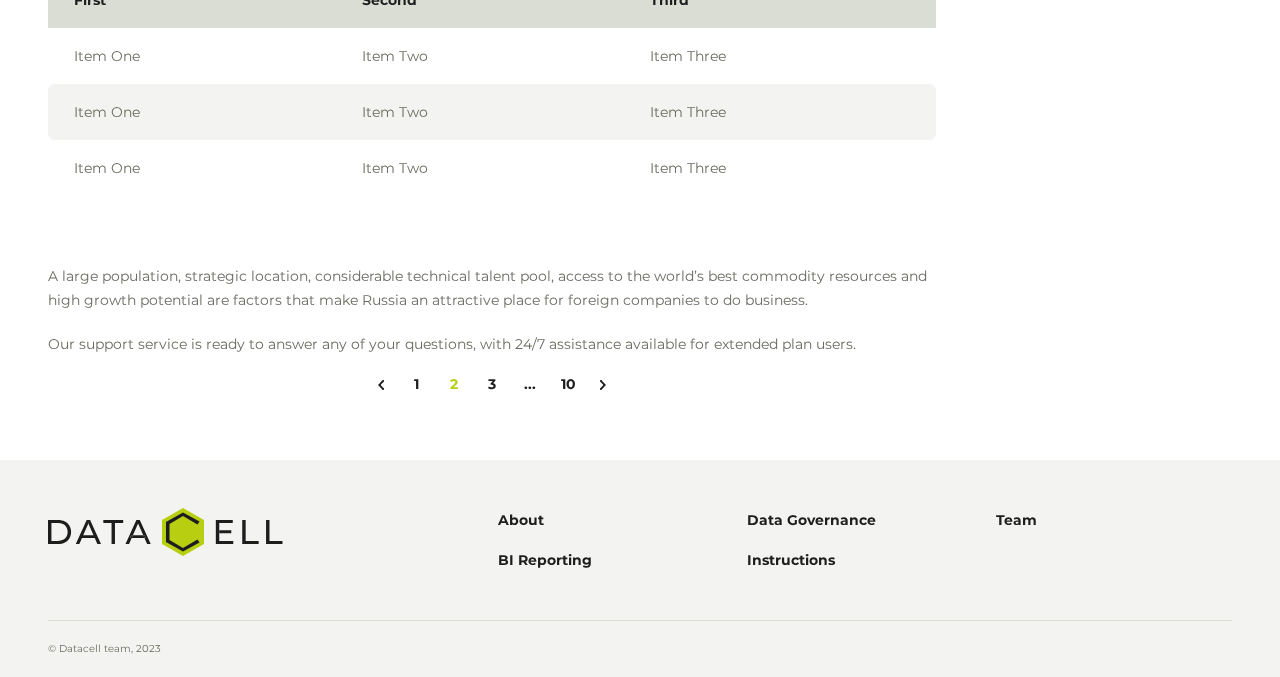
<file: elements.html>
<!DOCTYPE html>
<html lang="en">

<head>
    <meta charset="UTF-8">
    <meta http-equiv="X-UA-Compatible" content="IE=edge">
    <meta name="viewport" content="width=device-width, initial-scale=1.0">
    <link href="./assets/js/libs/styler/jquery.formstyler.css" rel="stylesheet" />
    <link href="./assets/js/libs/datepicker/css/datepicker.minimal.css" rel="stylesheet" />
    <link href="./assets/css/main.css" rel="stylesheet" />
    <link rel="icon" sizes="16x16" type="image/x-icon" href="./assets/images/favicon.ico">    
    <link rel="icon" sizes="42x48" type="image/png" href="./assets/images/favicon.png" />  
    <title>DataCell</title>
</head>

<body>
    <div class="loader loader_active"></div>
    <header>
        <div class="header">
            <div class="header__container container">
                <div class="header__top">
                    <div class="header__logo">
                        <a href="/" class="logo"><img src="./assets/images/logo.svg" alt="DataCell"></a>
                    </div>
                    <div class="header__top-btn">
                        <a href="#!" class="btn" data-modal="contacts-form">Contact Us</a>
                        <a href="#!" class="btn btn_active" data-modal="contacts-form">Get Started</a>
                    </div>
                    <div class="header__burger">
                        <div class="burger-menu-btn"></div>
                    </div>
                </div>
                <div class="header__bottom">
                    <div class="header-menu">
                        <div class="header-menu__item">
                            <a href="#!" class="header-menu__link">About</a>
                            <div class="header-submenu">
                                <div class="header-submenu__list">
                                    <div class="header-submenu__item">
                                        <a href="#!" class="header-submenu__link">TMR</a>
                                    </div>
                                    <div class="header-submenu__item">
                                        <a href="#!" class="header-submenu__link">Pricing</a>
                                    </div>
                                    <div class="header-submenu__item">
                                        <a href="#!" class="header-submenu__link">SP&I</a>
                                    </div>
                                    <div class="header-submenu__item">
                                        <a href="#!" class="header-submenu__link">Supply Chain</a>
                                    </div>
                                    <div class="header-submenu__item">
                                        <a href="#!" class="header-submenu__link">NGP</a>
                                    </div>
                                </div>
                            </div>
                        </div>
                        <div class="header-menu__item header-menu__item_active">
                            <a href="#!" class="header-menu__link">BI Reporting</a>
                            <div class="header-submenu">
                                <div class="header-submenu__list">
                                    <div class="header-submenu__item">
                                        <a href="#!" class="header-submenu__link">TMR</a>
                                    </div>
                                    <div class="header-submenu__item">
                                        <a href="#!" class="header-submenu__link">Pricing</a>
                                    </div>
                                    <div class="header-submenu__item">
                                        <a href="#!" class="header-submenu__link">SP&I</a>
                                    </div>
                                    <div class="header-submenu__item">
                                        <a href="#!" class="header-submenu__link">Supply Chain</a>
                                    </div>
                                    <div class="header-submenu__item">
                                        <a href="#!" class="header-submenu__link">NGP</a>
                                    </div>
                                </div>
                            </div>
                        </div>
                        <div class="header-menu__item">
                            <a href="#!" class="header-menu__link">Data Governance</a>
                            <div class="header-submenu">
                                <div class="header-submenu__list">
                                    <div class="header-submenu__item">
                                        <a href="#!" class="header-submenu__link">TMR</a>
                                    </div>
                                    <div class="header-submenu__item">
                                        <a href="#!" class="header-submenu__link">Pricing</a>
                                    </div>
                                    <div class="header-submenu__item">
                                        <a href="#!" class="header-submenu__link">SP&I</a>
                                    </div>
                                    <div class="header-submenu__item">
                                        <a href="#!" class="header-submenu__link">Supply Chain</a>
                                    </div>
                                    <div class="header-submenu__item">
                                        <a href="#!" class="header-submenu__link">NGP</a>
                                    </div>
                                </div>
                            </div>
                        </div>
                        <div class="header-menu__item">
                            <a href="#!" class="header-menu__link">Data Governance</a>
                        </div>
                        <div class="header-menu__item">
                            <a href="#!" class="header-menu__link">Instructions</a>
                        </div>
                        <div class="header-menu__item">
                            <a href="#!" class="header-menu__link">Team</a>
                        </div>
                    </div>

                    <div class="header-additional">
                        <div class="search-line">
                            <form class="search-line__form">
                                <button class="search-line__btn">
                                    <svg width="20" height="20" viewBox="0 0 20 20" xmlns="http://www.w3.org/2000/svg">
                                        <path fill-rule="evenodd" clip-rule="evenodd"
                                            d="M9 16C12.866 16 16 12.866 16 9C16 5.13401 12.866 2 9 2C5.13401 2 2 5.13401 2 9C2 12.866 5.13401 16 9 16ZM9 18C13.9706 18 18 13.9706 18 9C18 4.02944 13.9706 0 9 0C4.02944 0 0 4.02944 0 9C0 13.9706 4.02944 18 9 18Z" />
                                        <path fill-rule="evenodd" clip-rule="evenodd"
                                            d="M15.7071 14.2929L19.7071 18.2929C20.0976 18.6834 20.0976 19.3166 19.7071 19.7071C19.3166 20.0976 18.6834 20.0976 18.2929 19.7071L14.2929 15.7071L15.7071 14.2929Z" />
                                    </svg>
                                </button>
                                <div class="search-line__placeholder">Search</div>
                                <input type="text" class="search-line__input" name="search" placeholder="Search" />
                                <button type="reset" class="search-line__close-btn"></button>
                            </form>
                        </div>
                        <div class="languages">
                            <div class="languages__selected">
                                <div class="languages__ico">
                                    <svg width="20" height="20" viewBox="0 0 20 20" xmlns="http://www.w3.org/2000/svg">
                                        <path fill-rule="evenodd" clip-rule="evenodd"
                                            d="M10 18C14.4183 18 18 14.4183 18 10C18 5.58172 14.4183 2 10 2C5.58172 2 2 5.58172 2 10C2 14.4183 5.58172 18 10 18ZM10 20C15.5228 20 20 15.5228 20 10C20 4.47715 15.5228 0 10 0C4.47715 0 0 4.47715 0 10C0 15.5228 4.47715 20 10 20Z" />
                                        <path fill-rule="evenodd" clip-rule="evenodd"
                                            d="M11.7467 16.1766C12.4854 14.6992 13 12.5183 13 10C13 7.48174 12.4854 5.30077 11.7467 3.82336C10.9482 2.22632 10.2151 2 10 2C9.78494 2 9.05184 2.22632 8.25332 3.82336C7.51462 5.30077 7 7.48174 7 10C7 12.5183 7.51462 14.6992 8.25332 16.1766C9.05184 17.7737 9.78494 18 10 18C10.2151 18 10.9482 17.7737 11.7467 16.1766ZM10 20C12.7614 20 15 15.5228 15 10C15 4.47715 12.7614 0 10 0C7.23858 0 5 4.47715 5 10C5 15.5228 7.23858 20 10 20Z" />
                                        <path fill-rule="evenodd" clip-rule="evenodd"
                                            d="M19.2071 7.29289C19.5976 7.68342 19.5976 8.31658 19.2071 8.70711C18.5973 9.31691 17.7911 9.90853 16.3513 10.334C14.9515 10.7476 12.9687 11 10 11C7.03128 11 5.04846 10.7476 3.64872 10.334C2.20887 9.90853 1.4027 9.31691 0.792892 8.70711C0.402369 8.31658 0.402369 7.68342 0.792894 7.29289C1.18342 6.90237 1.81658 6.90237 2.20711 7.29289C2.5973 7.68309 3.11727 8.09147 4.21549 8.41599C5.35382 8.75237 7.121 9 10 9C12.879 9 14.6462 8.75237 15.7845 8.41599C16.8827 8.09147 17.4027 7.68309 17.7929 7.29289C18.1834 6.90237 18.8166 6.90237 19.2071 7.29289Z" />
                                    </svg>
                                </div>
                                English
                            </div>
                            <div class="languages__selector">
                                <div class="languages__list">
                                    <a href="#!" class="languages__item">中文</a>
                                    <a href="#!" class="languages__item">English</a>
                                    <a href="#!" class="languages__item">Русский</a>
                                </div>
                            </div>
                        </div>
                        <div class="login">
                            <div class="login__ico">
                                <svg width="18" height="18" viewBox="0 0 18 18" xmlns="http://www.w3.org/2000/svg">
                                    <path fill-rule="evenodd" clip-rule="evenodd"
                                        d="M9 8C10.6569 8 12 6.65685 12 5C12 3.34315 10.6569 2 9 2C7.34315 2 6 3.34315 6 5C6 6.65685 7.34315 8 9 8ZM9 10C11.7614 10 14 7.76142 14 5C14 2.23858 11.7614 0 9 0C6.23858 0 4 2.23858 4 5C4 7.76142 6.23858 10 9 10Z" />
                                    <path fill-rule="evenodd" clip-rule="evenodd"
                                        d="M12 14H6C4.51944 14 3.22675 14.8044 2.53513 16H15.4649C14.7733 14.8044 13.4806 14 12 14ZM17.6586 16C16.8349 13.6696 14.6124 12 12 12H6C3.38756 12 1.16508 13.6696 0.341411 16C0.120308 16.6256 0 17.2987 0 18H18C18 17.2987 17.8797 16.6256 17.6586 16Z" />
                                </svg>
                            </div>
                            Log In
                        </div>
                    </div>


                </div>
            </div>
        </div>

        <div class="burger-menu">
            <div class="burger-menu__top container">
                <a href="/" class="logo burger-menu__logo"><img src="./assets/images/logo.svg" alt="DataCell"></a>
                <div class="burger-menu-btn burger-menu__btn burger-menu-btn_open"></div>
            </div>

            <div class="burger-menu__additional">
                <div class="burger-menu__additional-container container">
                    <div class="search-line burger-menu__search-line">
                        <form class="search-line__form burger-menu__search-form">
                            <button class="search-line__btn">
                                <svg width="20" height="20" viewBox="0 0 20 20" xmlns="http://www.w3.org/2000/svg">
                                    <path fill-rule="evenodd" clip-rule="evenodd"
                                        d="M9 16C12.866 16 16 12.866 16 9C16 5.13401 12.866 2 9 2C5.13401 2 2 5.13401 2 9C2 12.866 5.13401 16 9 16ZM9 18C13.9706 18 18 13.9706 18 9C18 4.02944 13.9706 0 9 0C4.02944 0 0 4.02944 0 9C0 13.9706 4.02944 18 9 18Z" />
                                    <path fill-rule="evenodd" clip-rule="evenodd"
                                        d="M15.7071 14.2929L19.7071 18.2929C20.0976 18.6834 20.0976 19.3166 19.7071 19.7071C19.3166 20.0976 18.6834 20.0976 18.2929 19.7071L14.2929 15.7071L15.7071 14.2929Z" />
                                </svg>
                            </button>
                            <div class="search-line__placeholder">Search</div>
                            <input type="text" class="search-line__input" name="search" placeholder="Search" />
                            <button type="reset" class="search-line__close-btn"></button>
                        </form>
                    </div>
                    <div class="languages">
                        <div class="languages__selected">
                            <div class="languages__ico">
                                <svg width="20" height="20" viewBox="0 0 20 20" xmlns="http://www.w3.org/2000/svg">
                                    <path fill-rule="evenodd" clip-rule="evenodd"
                                        d="M10 18C14.4183 18 18 14.4183 18 10C18 5.58172 14.4183 2 10 2C5.58172 2 2 5.58172 2 10C2 14.4183 5.58172 18 10 18ZM10 20C15.5228 20 20 15.5228 20 10C20 4.47715 15.5228 0 10 0C4.47715 0 0 4.47715 0 10C0 15.5228 4.47715 20 10 20Z" />
                                    <path fill-rule="evenodd" clip-rule="evenodd"
                                        d="M11.7467 16.1766C12.4854 14.6992 13 12.5183 13 10C13 7.48174 12.4854 5.30077 11.7467 3.82336C10.9482 2.22632 10.2151 2 10 2C9.78494 2 9.05184 2.22632 8.25332 3.82336C7.51462 5.30077 7 7.48174 7 10C7 12.5183 7.51462 14.6992 8.25332 16.1766C9.05184 17.7737 9.78494 18 10 18C10.2151 18 10.9482 17.7737 11.7467 16.1766ZM10 20C12.7614 20 15 15.5228 15 10C15 4.47715 12.7614 0 10 0C7.23858 0 5 4.47715 5 10C5 15.5228 7.23858 20 10 20Z" />
                                    <path fill-rule="evenodd" clip-rule="evenodd"
                                        d="M19.2071 7.29289C19.5976 7.68342 19.5976 8.31658 19.2071 8.70711C18.5973 9.31691 17.7911 9.90853 16.3513 10.334C14.9515 10.7476 12.9687 11 10 11C7.03128 11 5.04846 10.7476 3.64872 10.334C2.20887 9.90853 1.4027 9.31691 0.792892 8.70711C0.402369 8.31658 0.402369 7.68342 0.792894 7.29289C1.18342 6.90237 1.81658 6.90237 2.20711 7.29289C2.5973 7.68309 3.11727 8.09147 4.21549 8.41599C5.35382 8.75237 7.121 9 10 9C12.879 9 14.6462 8.75237 15.7845 8.41599C16.8827 8.09147 17.4027 7.68309 17.7929 7.29289C18.1834 6.90237 18.8166 6.90237 19.2071 7.29289Z" />
                                </svg>
                            </div>
                            English
                        </div>
                        <div class="languages__selector">
                            <div class="languages__list">
                                <a href="#!" class="languages__item">中文</a>
                                <a href="#!" class="languages__item">English</a>
                                <a href="#!" class="languages__item">Русский</a>
                            </div>
                        </div>
                    </div>
                    <div class="login">
                        <div class="login__ico">
                            <svg width="18" height="18" viewBox="0 0 18 18" xmlns="http://www.w3.org/2000/svg">
                                <path fill-rule="evenodd" clip-rule="evenodd"
                                    d="M9 8C10.6569 8 12 6.65685 12 5C12 3.34315 10.6569 2 9 2C7.34315 2 6 3.34315 6 5C6 6.65685 7.34315 8 9 8ZM9 10C11.7614 10 14 7.76142 14 5C14 2.23858 11.7614 0 9 0C6.23858 0 4 2.23858 4 5C4 7.76142 6.23858 10 9 10Z" />
                                <path fill-rule="evenodd" clip-rule="evenodd"
                                    d="M12 14H6C4.51944 14 3.22675 14.8044 2.53513 16H15.4649C14.7733 14.8044 13.4806 14 12 14ZM17.6586 16C16.8349 13.6696 14.6124 12 12 12H6C3.38756 12 1.16508 13.6696 0.341411 16C0.120308 16.6256 0 17.2987 0 18H18C18 17.2987 17.8797 16.6256 17.6586 16Z" />
                            </svg>
                        </div>
                        Log In
                    </div>
                </div>
            </div>
            <div class="container">
                <div class="burger-menu__menu-list">
                    <div class="burger-menu__menu-item">
                        <a href="#!" class="burger-menu__link">About</a>
                    </div>
                    <div class="burger-menu__menu-item">
                        <a href="#!" class="burger-menu__link">BI Reporting</a>
                    </div>
                    <div class="burger-menu__menu-item">
                        <a href="#!" class="burger-menu__link">Data Governance</a>
                    </div>
                    <div class="burger-menu__menu-item">
                        <a href="#!" class="burger-menu__link">Data Governance</a>
                    </div>
                    <div class="burger-menu__menu-item">
                        <a href="#!" class="burger-menu__link">Instructions</a>
                    </div>
                    <div class="burger-menu__menu-item">
                        <a href="#!" class="burger-menu__link">Team</a>
                    </div>
                </div>
            </div>
            <div class="burger-menu__buttom-btn container">
                <a href="#!" class="btn" data-modal="contacts-form">Contact Us <span class="btn-tangle"></span></a>
                <a href="#!" class="btn btn_active">Get Started</a>
            </div>
        </div>
    </header>

    <main class="main-content">
        <div class="container">
            <section class="content-section">
                <h2 class="header-text header-text_h2">Form</h2>
                <form class="form">
                    <div class="form__row">
                        <div class="form_col40">
                            <label class="form__label">Slect</label>
                        </div>
                        <div class="form_col60">
                            <select name="select" class="js-select">
                                <option value="1">item 1</option>
                                <option value="1">item 2</option>
                                <option value="1">item 3</option>
                                <option value="1">item 4</option>
                                <option value="1">item 5</option>
                                <option value="1">item 6</option>
                            </select>
                        </div>
                    </div>
                    <div class="form__row">
                        <div class="form_col40">
                            <label class="form__label">Slect error</label>
                        </div>
                        <div class="form_col60">
                            <select name="select" class="js-select js-select_error">
                                <option value="1">item 1</option>
                                <option value="1">item 2</option>
                                <option value="1">item 3</option>
                                <option value="1">item 4</option>
                                <option value="1">item 5</option>
                                <option value="1">item 6</option>
                            </select>
                        </div>
                    </div>
                    <div class="form__row">
                        <div class="form_col40">
                            <label class="form__label">Slect disabled</label>
                        </div>
                        <div class="form_col60">
                            <select name="select" class="js-select" disabled>
                                <option value="1">item 1</option>
                                <option value="1">item 2</option>
                                <option value="1">item 3</option>
                                <option value="1">item 4</option>
                                <option value="1">item 5</option>
                                <option value="1">item 6</option>
                            </select>
                        </div>
                    </div>
                    <div class="form__row">
                        <div class="form_col40">
                            <label class="form__label">Checkbox</label>
                        </div>
                        <div class="form_col60">
                            <input id="color_checkbox1" type="checkbox" name="color" class="form__checkbox" />
                            <label class="form__checkbox-label" for="color_checkbox1">Default</label>

                            <input id="color_checkbox2" type="checkbox" name="color"
                                class="form__checkbox form__checkbox_error" />
                            <label class="form__checkbox-label" for="color_checkbox2">Error</label>

                            <input id="color_checkbox3" type="checkbox" name="color" class="form__checkbox" disabled
                                checked />
                            <label class="form__checkbox-label" for="color_checkbox3">Disabled</label>
                        </div>
                    </div>
                    <div class="form__row">
                        <div class="form_col40">
                            <label class="form__label">Radio</label>
                        </div>
                        <div class="form_col60">
                            <input id="color_radio1" type="Radio" name="color" class="form__radio" />
                            <label class="form__radio-label" for="color_radio1">Default</label>

                            <input id="color_radio2" type="radio" name="color" class="form__radio form__radio-error" />
                            <label class="form__radio-label" for="color_radio2">Error</label>

                            <input id="color_radio3" type="radio" name="color" class="form__radio" disabled checked />
                            <label class="form__radio-label" for="color_radio3">Disabled</label>
                        </div>
                    </div>

                    <div class="form__row">
                        <div class="form_col40">
                            <label class="form__label">Datepicker</label>
                        </div>
                        <div class="form_col60">
                            <input id="datepicker" placeholder="dd.mm.yyyy" type="text" class="form__datepicker form__input-text"/>
                            <br><br>
                            <input id="datepicker" placeholder="dd.mm.yyyy" type="text" class="form__datepicker form__input-text_error form__input-text"/>
                            <br><br>
                            <input id="datepicker" placeholder="dd.mm.yyyy" type="text" class="form__datepicker form__input-text" disabled/>
                        </div>
                    </div>

                </form>
            </section>
            <section class="content-section">
                <h2 class="header-text header-text_h2">Accordeon</h2>

                <div class="accordean">
                    <div class="accordean__item accordean__item-open">
                        <div class="accordean__title">Accordeon Headline</div>
                        <div class="accordean__content">
                            <p>You can change this content block. </p>
                            <p>A large population, strategic location, considerable technical talent pool, access to the
                                world’s best commodity resources and high growth potential are factors that make Russia
                                an attractive place for foreign companies to do business.</p>
                        </div>
                    </div>
                    <div class="accordean__item">
                        <div class="accordean__title">Accordeon Headline 2</div>
                        <div class="accordean__content">
                            <p>You can change this content block. </p>
                            <p>A large population, strategic location, considerable technical talent pool, access to the
                                world’s best commodity resources and high growth potential are factors that make Russia
                                an attractive place for foreign companies to do business.</p>
                        </div>
                    </div>
                    <div class="accordean__item">
                        <div class="accordean__title">Accordeon Headline 3</div>
                        <div class="accordean__content">
                            <p>You can change this content block. </p>
                            <p>A large population, strategic location, considerable technical talent pool, access to the
                                world’s best commodity resources and high growth potential are factors that make Russia
                                an attractive place for foreign companies to do business.</p>
                        </div>
                    </div>
                </div>
            </section>

            <section class="content-section">
                <h2 class="header-text header-text_h2">Text</h2>
                <div class="text">
                    <p>A large population, strategic location, considerable technical talent pool, access to the
                        world’s
                        best commodity resources and high growth potential are factors that make Russia an
                        attractive
                        place for foreign companies to do business.</p>

                    <div class="alert alert_info">
                        A large population, strategic location, considerable technical talent pool, access to the
                        world’s best commodity resources and high growth potential are factors that make Russia an
                        attractive place for foreign companies to do business.
                    </div>

                    <div class="alert alert_error">
                        A large population, strategic location, considerable technical talent pool, access to the
                        world’s best commodity resources and high growth potential are factors that make Russia an
                        attractive place for foreign companies to do business.
                    </div>

                    <p>Our support service <span class="tooltip" data-tip="Additional information   ">is ready</span> to
                        answer any of your questions, with 24/7 assistance available
                        for
                        extended plan users.</p>
                    <br>
                    <div>
                        <div class="btn" data-show-notification="#succees-notification">Show notification</div>
                        <div class="btn" data-show-notification="#error-notification">Show error notification</div>
                    </div>

                    <table>
                        <thead>
                            <tr>
                                <td>First</td>
                                <td>Second</td>
                                <td>Third</td>
                            </tr>
                        </thead>
                        <tbody>
                            <tr>
                                <td>Item One</td>
                                <td>Item Two</td>
                                <td>Item Three</td>
                            </tr>
                            <tr>
                                <td>Item One</td>
                                <td>Item Two</td>
                                <td>Item Three</td>
                            </tr>
                            <tr>
                                <td>Item One</td>
                                <td>Item Two</td>
                                <td>Item Three</td>
                            </tr>
                        </tbody>
                    </table>


                    <p>A large population, strategic location, considerable technical talent pool, access to the
                        world’s
                        best commodity resources and high growth potential are factors that make Russia an
                        attractive
                        place for foreign companies to do business.</p>
                    <p>Our support service is ready to answer any of your questions, with 24/7 assistance available
                        for
                        extended plan users.</p>

                        <ul class="pagination">
                            <li class="pagination__item"><a class="pagination__href pagination__href--prev"></a></li>
                            <li class="pagination__item"><span class="pagination__href" >1</span></li>
                            <li class="pagination__item"><a class="pagination__href pagination__href--active" href="!#">2</a></li>
                            <li class="pagination__item"><a class="pagination__href" href="!#">3</a></li>
                            <li class="pagination__item"><a class="pagination__href" href="!#">...</a></li>
                            <li class="pagination__item"><a class="pagination__href" href="!#">10</a></li>
                            <li class="pagination__item"><a class="pagination__href pagination__href--next" href="!#"></a></li>
                        </ul>
                </div>

            </section>
        </div>
    </main>


    <footer>
        <div class="footer-wrapp">
            <div class="container">
                <div class="footer">
                    <div class="footer__logo">
                        <a href="/" class="logo"><img src="./assets/images/logo.svg" alt="DataCell"></a>
                    </div>
                    <div class="footer-menu">
                        <div class="footer-main-menu">
                            <div class="footer-main-menu__item">
                                <a href="#!" class="footer-main-menu__link">About</a>
                            </div>
                            <div class="footer-main-menu__item">
                                <a href="#!" class="footer-main-menu__link">BI Reporting</a>
                            </div>
                        </div>
                        <div class="footer-main-menu">
                            <div class="footer-main-menu__item">
                                <a href="#!" class="footer-main-menu__link">Data Governance</a>
                            </div>
                            <div class="footer-main-menu__item">
                                <a href="#!" class="footer-main-menu__link">Instructions</a>
                            </div>
                        </div>
                        <div class="footer-main-menu">
                            <div class="footer-main-menu__item">
                                <a href="#!" class="footer-main-menu__link">Team</a>
                            </div>
                        </div>
                    </div>
                </div>
                <div class="footer-copyright container">
                    © Datacell team, 2023
                </div>
            </div>
        </div>
    </footer>


    <div class="notification notification_success" id="succees-notification">
        <div class="notification_close"></div>
        <div class="notification_text">It’s good! The document has been sent.</div>
    </div>

    <div class="notification notification_error" id="error-notification">
        <div class="notification_close"></div>
        <div class="notification_text"></div>Sorry! The service is not available now. Please try again later.
    </div>
    </div>

    <script src="./assets/js/libs/jquery.min.js"></script>
    <script src="./assets/js/libs/styler/jquery.formstyler.min.js"></script>
    <script src="./assets/js/libs/datepicker/datepicker.js"></script>
    <script src="./assets/js/main.js"></script>
</body>

</html>
</file>
<file: assets/js/libs/datepicker/css/datepicker.minimal.css>
.datepicker {
  display: inline-block;
  -webkit-tap-highlight-color: rgba(0,0,0,0);
}

.datepicker table {
  width: 100%;
  border-collapse: collapse;
  border-spacing: 0;
  border: 0;
}

.datepicker table th,
.datepicker table td {
  width: calc(100% / 7);
  padding: 0.0625rem;
}

.datepicker table th {
  color: #ccc;
  text-transform: uppercase;
  font-size: 0.5rem;
  line-height: 4;
  font-weight: bold;
  text-align: center;
}

.datepicker__wrapper {
  color: #333;
  border-radius: 0.125rem;
  font-family: "Helvetica Neue", Helvetica, Arial, sans-serif;
  padding: 0.5rem;
  position: relative;
  z-index: 1;
  background: white;
  border: 1px solid #ddd;
  width: 16rem;
}

.datepicker__wrapper::after {
  content: '';
  display: table;
  clear: both;
}

.datepicker:not(.is-inline) .datepicker__wrapper {
  box-shadow: 0 1px 3px rgba(0,0,0,0.1), 0 1px 2px rgba(0,0,0,0.2);
  margin: 0.25rem 0;
}

.datepicker__header {
  position: relative;
  text-align: center;
  padding: 0.25rem;
  margin: -0.5rem -0.5rem 0;
  border-bottom: 1px solid #ddd;
}

.datepicker__title {
  display: inline-block;
  padding: 0.25rem;
  font-size: 0.875rem;
  line-height: 1.5rem;
  font-weight: bold;
}

.datepicker__prev,
.datepicker__next {
  display: block;
  cursor: pointer;
  position: relative;
  outline: none;
  width: 2rem;
  line-height: 2rem;
  border-radius: 50%;
  background: no-repeat center / 60%;
  opacity: 0.8;
}

.datepicker__prev:hover,
.datepicker__next:hover {
  opacity: 1;
}

.datepicker__prev {
  float: left;
}

.datepicker__next {
  float: right;
}

.datepicker__prev.is-disabled,
.datepicker__next.is-disabled {
  pointer-events: none;
  cursor: default;
  opacity: 0.4;
}

.datepicker__time {
  padding: 0.5rem 1rem;
  margin: 0 -0.5rem;
  border-bottom: 1px solid #ddd;
  font-size: 0.75rem;
  text-align: right;
  background: #fafafa;
}

.datepicker__label {
  margin-right: 1rem;
  color: #aaa;
  float: left;
}

.datepicker__field {
  display: inline-block;
  margin: 0 0.125rem;
}

.datepicker__day {
  color: #333;
}

.datepicker__day div {
  cursor: pointer;
  display: block;
  box-sizing: border-box;
  border: 0;
  margin: 0;
  background: transparent;
  position: relative;
}

.datepicker__day div:hover {
  background: #f8f8f8;
}

.datepicker__day.is-today .datepicker__daynum {
  text-decoration: underline;
}

.datepicker__day.is-selected div {
  background: #eee;
}

.datepicker__day.is-selected .datepicker__daynum {
  font-weight: bold;
}

.datepicker__day.is-disabled,
.datepicker__day.is-otherMonth {
  cursor: default;
  pointer-events: none;
  color: #ddd;
}

.datepicker__day.is-disabled.is-selected .datepicker__daynum,
.datepicker__day.is-otherMonth.is-selected .datepicker__daynum {
  color: rgba(0,0,0,0.2);
}

.datepicker__day.is-disabled.is-selected div,
.datepicker__day.is-otherMonth.is-selected div {
  background: #ddd;
}

.datepicker__daynum {
  display: block;
  font-size: 0.75rem;
  line-height: 2rem;
  text-align: center;
}
</file>
<file: assets/js/libs/nativejs-select/nativejs-select.css>
.nativejs-select {
  width: 400px;
  margin: 0 auto;
  margin-top: 30px;
  position: relative;
  border: 1px solid #1d1d1d;
  border-radius: 3px;
  cursor: pointer;
}

.nativejs-select__placeholder,
.nativejs-select__option {
  cursor: pointer;
  border: none;
  outline: none;
  text-align: left;
}

.nativejs-select__placeholder {
  width: 100%;
  padding: 12px 15px;
  color: #ccc;
  position: relative;
  display: flex;
  align-items: center;
  justify-content: flex-start;
  background-color: #0c0c0c;
}

.nativejs-select__placeholder:after {
  content: '';
  display: block;
  width: 0;
  border-top: 6px solid #7ca95c;
  border-right: 6px solid transparent;
  border-left: 6px solid transparent;
  position: absolute;
  right: 15px;
  top: 50%;
  transform: translateY(-50%);
}

.nativejs-select__placeholder img {
  margin-right: 5px;
}

.nativejs-select__placeholder_fixed {
  padding-right: 5px;
  color: #7ca95c;
}

.nativejs-select__dropdown {
  margin: 0;
  padding: 0;
  width: 100%;
  position: absolute;
  transform: translateY(100%);
  left: -1px;
  right: 0;
  bottom: -1px;
  z-index: 5;
  display: none;
  border: 1px solid #1d1d1d;
}

.nativejs-select__option {
  width: 100%;
  padding: 10px 15px;
  font-style: italic;
  color: #ccc;
  background-color: #0c0c0c;
  display: flex;
  align-items: center;
  border-bottom: 1px solid transparent;
}

.nativejs-select__option img {
  margin-right: 10px;
}

.nativejs-select__option:hover {
  border-bottom: 1px solid #7ca95c;
}

.nativejs-select_active {
  border-radius: 3px 3px 0 0;
}

.nativejs-select_active .nativejs-select__placeholder:after {
  border-top: none;
  border-bottom: 6px solid #7ca95c;
  border-right: 6px solid transparent;
  border-left: 6px solid transparent;
}

.nativejs-select_active .nativejs-select__dropdown {
  display: block;
  border-radius: 0 0 3px 3px;
}

.nativejs-select__search {
  padding: 5px;
}

.nativejs-select__search-inp {
  box-sizing: border-box;
  width: 100%;
  height: 30px;
}

.nativejs-select__placeholder-value {
  display: flex;
  align-items: center;
}
</file>
<file: assets/css/main.css>
/* Reset and base styles  */
@import url("https://fonts.googleapis.com/css2?family=Montserrat:ital,wght@0,400;0,700;0,800;1,300;1,700&display=swap");
* {
  padding: 0px;
  margin: 0px;
  border: none;
}

*,
*::before,
*::after {
  box-sizing: border-box;
}

/* Links */
a, a:link, a:visited {
  text-decoration: none;
}

a:hover {
  text-decoration: none;
}

/* Common */
aside, nav, footer, header, section, main {
  display: block;
}

h1, h2, h3, h4, h5, h6, p {
  font-size: inherit;
  font-weight: inherit;
}

ul, ul li {
  list-style: none;
}

img {
  vertical-align: top;
}

img, svg {
  max-width: 100%;
  height: auto;
}

address {
  font-style: normal;
}

/* Form */
input, textarea, button, select {
  font-family: inherit;
  font-size: inherit;
  color: inherit;
  background-color: transparent;
}

input::-ms-clear {
  display: none;
}

button, input[type=submit] {
  display: inline-block;
  box-shadow: none;
  background-color: transparent;
  background: none;
  cursor: pointer;
}

input:focus, input:active,
button:focus, button:active {
  outline: none;
}

button::-moz-focus-inner {
  padding: 0;
  border: 0;
}

label {
  cursor: pointer;
}

legend {
  display: block;
}

body {
  font-family: "Montserrat", sans-serif;
  font-size: 14px;
  line-height: 1.5rem;
  font-weight: 400;
}

.container {
  max-width: 100%;
  width: 1366px;
  margin: 0 auto;
  padding: 0px 48px;
}
@media (max-width: 980px) {
  .container {
    padding: 0px 24px;
  }
}

.logo {
  max-width: 100%;
  max-height: 100%;
}

.main-content {
  padding-top: 184px;
}
@media (max-width: 980px) {
  .main-content {
    padding-top: 145px;
  }
}

.hide {
  display: none !important;
}

.content-section {
  margin-top: 48px;
}

.btn {
  border: 1px solid #B8CE10;
  border-radius: 8px;
  padding: 7px 23.5px;
  display: inline-block;
  font-size: 14px;
  font-weight: 700;
  line-height: 1.5rem;
  color: #1D1D1D;
  position: relative;
  vertical-align: middle;
  overflow: hidden;
  cursor: pointer;
  z-index: 1;
}
.btn:hover {
  color: #1D1D1D;
}
.btn::after {
  content: "";
  background-color: #F3F4F1;
  inset: 0;
  position: absolute;
  z-index: -1;
  transform-origin: left;
  transform: scaleX(0);
  transition: transform 0.5s ease-in-out;
}
.btn:hover:after {
  transform: scaleX(1);
  transform-origin: right;
}
.btn_active {
  color: #fff;
}
.btn_active::after {
  background-color: #A9BD0F;
}
.btn_active::before {
  content: "";
  position: absolute;
  display: block;
  width: 100%;
  background-color: #B8CE10;
  z-index: -2;
  left: 0px;
  top: 0px;
  height: 100%;
}
.btn_active:hover {
  color: #fff;
}
.btn + .btn {
  margin-left: 14px;
}

.text {
  padding-top: 48px;
  color: #6A6B61;
  width: 75%;
}
@media (max-width: 980px) {
  .text {
    width: 100%;
  }
}
.text p {
  padding-top: 20px;
}
.text ul[type=circle] {
  margin-top: 15px;
}
.text ul[type=circle] li {
  position: relative;
  padding-left: 25px;
}
.text ul[type=circle] li::before {
  content: "";
  position: absolute;
  left: 12.5px;
  top: 48%;
  display: block;
  width: 2px;
  height: 2px;
  background-color: #6A6B61;
  border-radius: 20px;
}
.text table {
  margin: 48px 0px;
  border-spacing: 0;
  width: 100%;
}
.text table thead {
  background: #DADDD4;
}
.text table thead td {
  font-weight: 700;
  font-size: 14px;
  color: #1D1D1D;
}
.text table thead td:first-child {
  border-top-left-radius: 6px;
}
.text table thead td:last-child {
  border-top-right-radius: 6px;
}
.text table td {
  padding: 16px 26px;
}
.text table tr:nth-child(even) {
  background: #F3F4F1;
}
.text table tr:nth-child(even) td:first-child {
  border-top-left-radius: 6px;
  border-bottom-left-radius: 6px;
}
.text table tr:nth-child(even) td:last-child {
  border-top-right-radius: 6px;
  border-bottom-right-radius: 6px;
}

.header-text {
  font-weight: 800;
  color: #1D1D1D;
}
.header-text::after {
  content: ".";
  display: inline;
  color: #B8CE10;
}

.header-text_h1 {
  font-size: 32px;
}

.header-text_h2 {
  font-size: 24px;
}

.header-text_h3 {
  font-size: 20px;
}

.content-text {
  padding-top: 25px;
}

.color-text {
  color: #B8CE10;
}

.text-right {
  text-align: right;
}

.text-left {
  text-align: left;
}

.text-center {
  text-align: center;
}

a {
  color: #B8CE10;
  transition: color 0.2s linear;
}
a:hover {
  color: #A9BD0F;
}

.nativejs-select {
  max-width: 318px;
  vertical-align: middle;
  border: none;
  margin: 0;
  border-radius: 8px;
  width: 100%;
}

.nativejs-select__placeholder {
  background-color: transparent;
  border: 1px solid #DADDD4;
  border-radius: 8px;
  padding: 10px 15px;
}

.nativejs-select__placeholder:after {
  display: block;
  width: 10px;
  height: 6px;
  border: none;
  background: url("[data-uri]") no-repeat center;
}

.nativejs-select_active .nativejs-select__dropdown {
  border: 1px solid #DADDD4;
  border-radius: 8px;
  padding: 4px;
  bottom: -8px;
  background-color: #fff;
}

.nativejs-select__option {
  color: #1D1D1D;
  background-color: #fff;
  font-style: normal;
  border-radius: 8px;
  border: none;
}

.nativejs-select__option:hover {
  background-color: #F3F4F1;
  color: #1D1D1D;
  border: none;
}

.nativejs-select__placeholder {
  color: #1D1D1D;
}

.nativejs-select_active .nativejs-select__placeholder:after {
  border: none;
  transform: rotate(180deg) translateY(50%);
}

.nativejs-select_error + .nativejs-select .nativejs-select__placeholder {
  border-color: #CF1D11 !important;
}

.form__custom-select:disabled + .nativejs-select .nativejs-select__placeholder:after {
  opacity: 0.5;
}

.form__checkbox-label {
  position: relative;
  display: inline-block;
  vertical-align: middle;
  padding-left: 33px;
}
.form__checkbox-label::after, .form__checkbox-label::before {
  content: "";
  width: 24px;
  height: 24px;
  position: absolute;
  border-radius: 8px;
  transition: all 0.3s ease-out;
  top: 0px;
  left: 0px;
}
.form__checkbox-label::after {
  background: url("[data-uri]") center center no-repeat;
  display: none;
}
.form__checkbox-label::before {
  border: 1px solid #DADDD4;
}

.form__checkbox:checked + .form__checkbox-label::before {
  background-color: #B8CE10;
  border-color: #B8CE10;
}

.form__checkbox:checked + .form__checkbox-label::after {
  display: block;
}

.form__checkbox {
  display: none;
}

.form__checkbox_error + .form__checkbox-label:before {
  border-color: #CF1D11;
}

.form__checkbox:disabled + .form__checkbox-label::before {
  border-color: #DADDD4;
  background: transparent;
}

.form__checkbox:disabled + .form__checkbox-label::after {
  background-image: url("[data-uri]");
}

.form__checkbox-label + .form__checkbox + .form__checkbox-label {
  margin-left: 16px;
}

.textarea,
.input {
  border-radius: 8px;
  border: 1px solid #DADDD4;
  width: 340px;
  height: 40px;
  padding: 16px 8px;
  max-width: 100%;
}

.input_error {
  border-color: #CF1D11;
}

.textarea {
  height: 88px;
}

.textarea:focus-visible,
.input:focus-visible {
  outline: 0px;
}

.form__row {
  display: flex;
  padding: 8px 0px;
  gap: 10px;
  justify-content: space-between;
}

.form_col40 {
  width: 40%;
}

.form_col60 {
  width: 60%;
}

.form {
  width: 500px;
  max-width: 100%;
}

.form__radio:checked,
.form__radio:not(:checked) {
  position: absolute;
  left: -9999px;
}

.form__radio:checked + .form__radio-label,
.form__radio:not(:checked) + .form__radio-label {
  position: relative;
  padding-left: 32px;
  cursor: pointer;
  display: inline-block;
}

.form__radio:checked + .form__radio-label:before,
.form__radio:not(:checked) + .form__radio-label:before {
  content: "";
  position: absolute;
  left: 0;
  top: 0;
  width: 24px;
  height: 24px;
  border: 1px solid #DADDD4;
  border-radius: 100%;
  background: #fff;
}

.form__radio:checked + .form__radio-label:before {
  border-color: #B8CE10;
}

.form__radio:checked + .form__radio-label:after,
.form__radio:not(:checked) + .form__radio-label:after {
  content: "";
  width: 12px;
  height: 12px;
  background: #B8CE10;
  position: absolute;
  top: 6px;
  left: 6px;
  border-radius: 100%;
  -webkit-transition: all 0.2s ease;
  transition: all 0.2s ease;
}

.form__radio:not(:checked) + .form__radio-label:after {
  opacity: 0;
  -webkit-transform: scale(0);
  transform: scale(0);
}

.form__radio:checked + .form__radio-label:after {
  opacity: 1;
  -webkit-transform: scale(1);
  transform: scale(1);
}

.form__radio-error:not(:checked) + .form__radio-label:before {
  border-color: #CF1D11;
}

.form__radio:disabled + .form__radio-label:after {
  background: #B4B5B0;
}

.form__radio:disabled + .form__radio-label::before {
  border-color: #B4B5B0;
}

.form__radio-label + .form__radio + .form__radio-label {
  margin-left: 16px;
}

.form__input-text {
  border-radius: 8px;
  border: 1px solid #DADDD4;
  height: 40px;
  padding: 16px 8px;
  max-width: 100%;
}

.form__datepicker {
  position: relative;
  width: 149px;
  background: url("[data-uri]") 114px center no-repeat;
  padding: 8px 16px;
}
.form__datepicker:disabled {
  background-image: url("[data-uri]");
}

.form__input-text_error {
  border-color: #CF1D11;
}

.header {
  border-bottom: 2px solid rgb(243, 244, 241);
  top: 0px;
  position: fixed;
  width: 100%;
  left: 0px;
  z-index: 100;
  background: linear-gradient(91deg, rgba(255, 255, 255, 0.8) 0%, rgba(255, 255, 255, 0.5) 100%);
  -webkit-backdrop-filter: saturate(180%) blur(8px);
  backdrop-filter: saturate(180%) blur(8px);
}

.header__top {
  padding-top: 24px;
  display: flex;
  flex-direction: row;
  justify-content: space-between;
}
@media (max-width: 980px) {
  .header__top {
    padding-top: 16px;
  }
}

.header__top-btn {
  font-size: 0px;
  padding-top: 4px;
}
@media (max-width: 980px) {
  .header__top-btn {
    display: none;
  }
}

.header_fixed .header__container {
  display: flex;
  flex-direction: row;
  justify-content: space-between;
}
@media (max-width: 980px) {
  .header_fixed .header__container {
    display: block;
  }
}

.header__bottom {
  display: flex;
  flex-direction: row;
  justify-content: space-between;
  padding-top: 29px;
}

@media (max-width: 980px) {
  .header__logo {
    width: 156px;
  }
}

.header_fixed .header__top-btn {
  display: none;
}

.header_fixed .header__logo {
  width: 118px;
}
@media (max-width: 980px) {
  .header_fixed .header__logo {
    width: 156px;
  }
}

.header_fixed .header__top {
  width: 15%;
}
@media (max-width: 980px) {
  .header_fixed .header__top {
    width: 100%;
  }
}

.header_fixed .header__bottom {
  width: 90%;
  padding-top: 21px;
}
@media (max-width: 980px) {
  .header_fixed .header__bottom {
    width: 100%;
    padding-top: 29px;
  }
}

.header__burger {
  display: none;
  position: absolute;
  right: 24px;
  top: 16px;
}
@media (max-width: 980px) {
  .header__burger {
    display: block;
  }
}

.header-menu {
  display: flex;
  flex-direction: row;
  gap: 24.5px;
  padding-top: 3px;
  padding-bottom: 16px;
}
@media (max-width: 980px) {
  .header-menu {
    overflow-x: scroll;
    flex-wrap: nowrap;
    scrollbar-width: none;
  }
  .header-menu::-webkit-scrollbar {
    display: none;
  }
}

@media (max-width: 980px) {
  .header-fixed_fix .header-menu {
    padding-top: 18px;
  }
}

.header-menu__item {
  font-size: 14px;
  font-weight: 700;
  line-height: 1.5rem;
  position: relative;
  white-space: nowrap;
}

.header-menu__link {
  color: #1D1D1D;
  transition: color 0.2s ease-out;
}

.header-menu__item:hover .header-menu__link {
  color: #A9BD0F;
  cursor: pointer;
}

.header-menu__item_active::after {
  content: "";
  display: block;
  position: absolute;
  z-index: 1;
  bottom: -18px;
  width: 100%;
  height: 4px;
  border-radius: 4px 4px 0px 0px;
  background-color: rgb(184, 206, 16);
  box-shadow: 1px 1px 18px 0px rgba(184, 206, 16, 0.51);
}
@media (max-width: 980px) {
  .header-menu__item_active::after {
    bottom: -16px;
  }
}

.header-submenu {
  display: none;
  position: absolute;
  padding-top: 25px;
  left: -15px;
}

.header-submenu__list {
  padding: 8px 5px;
  border-radius: 8px;
  border: 1px solid #DADDD4;
  background: #fff;
  z-index: 10;
  min-width: 160px;
}

.header-menu__item:hover .header-submenu {
  display: block;
}
@media (max-width: 980px) {
  .header-menu__item:hover .header-submenu {
    display: none;
  }
}

.header-submenu__link {
  color: #1D1D1D;
  font-size: 14px;
  font-weight: 400;
  transition: color 0.3s ease-out;
}
.header-submenu__link:hover {
  cursor: pointer;
}

.header-submenu__item {
  padding: 5px 12px;
  border-radius: 4px;
}
.header-submenu__item:hover {
  background: #F3F4F1;
}

.header-additional {
  display: flex;
  flex-direction: row;
  justify-content: space-between;
  gap: 27px;
}
@media (max-width: 980px) {
  .header-additional {
    display: none;
  }
}

.search-line {
  position: relative;
  min-width: 85px;
  padding-top: 2px;
  padding-left: 2px;
}

.search-line__btn {
  width: 20px;
  height: 23px;
  padding-top: 2px;
}

.search-line__input {
  height: 24px;
  font-weight: 400;
  font-size: 14px;
  padding: 0px 1px;
  vertical-align: super;
  display: none;
  position: absolute;
  top: 0px;
  left: 35px;
  width: 210px;
}
@media (max-width: 980px) {
  .search-line__input {
    transition: none;
  }
}

.search-line__active .search-line__input {
  display: block;
}

.search-line__form {
  position: absolute;
  right: 0px;
  top: 3px;
  width: 85px;
  transition: width 0.2s linear;
  padding-left: 6px;
  z-index: 2;
}
@media (max-width: 980px) {
  .search-line__form {
    transition: none;
  }
}
.search-line__form:before {
  content: "";
  display: block;
  width: 100%;
  height: 100%;
  top: 0px;
  left: 0%;
  position: absolute;
  z-index: -2;
  background: linear-gradient(91deg, rgb(255, 255, 255) 0%, rgba(255, 255, 255, 0.9) 100%);
  filter: blur(7px);
}

.search-line__active .search-line__form {
  width: 309px;
}

.search-line__placeholder {
  font-weight: 700;
  font-size: 14px;
  color: #1D1D1D;
  display: block;
  position: absolute;
  left: 36px;
  top: 0px;
}

.search-line__active .search-line__placeholder {
  display: none;
}

.search-line__active .search-line__input_small {
  width: 134px;
}

.search-line__active .search-line__close-btn {
  display: block;
}

.search-line__close-btn {
  position: absolute;
  display: none;
  top: 7px;
  right: 5px;
  width: 10px;
  height: 10px;
}
.search-line__close-btn::after, .search-line__close-btn::before {
  content: "";
  display: block;
  width: 2px;
  height: 10px;
  background-color: #1D1D1D;
  position: absolute;
  left: 4px;
  top: 0px;
  transform: rotate(-45deg);
}
.search-line__close-btn::before {
  transform: rotate(45deg);
}

.header_fixed .search-line__active .search-line__form {
  width: 203px;
}

.header_fixed .search-line__active .search-line__close-btn {
  top: 7px;
  right: 9px;
}

.languages {
  font-size: 0px;
  position: relative;
  height: 25px;
}
.languages:hover {
  color: #B8CE10;
}

.languages__ico {
  width: 20px;
  height: 20px;
  display: inline-block;
  vertical-align: middle;
  margin-right: 8px;
}

.languages:hover svg path {
  fill: #B8CE10;
}

.languages__selected {
  display: inline-block;
  font-size: 14px;
  font-weight: 700;
  vertical-align: middle;
  padding-top: 2px;
}
@media (max-width: 1240px) and (min-width: 980px) {
  .languages__selected {
    font-size: 0px;
  }
}

.languages:hover .languages__selector {
  display: block;
}

.languages__selector {
  display: none;
  position: absolute;
  width: 150px;
  z-index: 1;
  left: -12px;
  top: 0px;
  padding-top: 34px;
}

.languages__item {
  font-size: 14px;
  font-weight: 400;
  padding: 4px 12px;
  color: #1D1D1D;
  display: block;
  border-radius: 4px;
  line-height: 1.5rem;
}

.languages__item:hover {
  background: rgb(243, 244, 241);
}

.languages__list {
  border: 1px solid rgb(218, 221, 212);
  padding: 3px;
  border-radius: 8px;
  background: #FFFFFF;
}

.login {
  font-size: 14px;
  font-weight: 700;
  padding-top: 3px;
  cursor: pointer;
}
@media (max-width: 1240px) and (min-width: 980px) {
  .login {
    font-size: 0px;
  }
}
.login:hover {
  color: #B8CE10;
}

.login__ico {
  display: inline-block;
  width: 18px;
  height: 18px;
  vertical-align: middle;
  margin-right: 7px;
}

.login:hover svg {
  fill: #B8CE10;
}

.tabs-menu {
  padding: 8px;
  border-radius: 8px;
  display: flex;
  flex-direction: row;
  gap: 0px;
  background: rgb(243, 244, 241);
  width: 100%;
  overflow: hidden;
}
@media (max-width: 980px) {
  .tabs-menu {
    overflow-x: scroll;
    flex-wrap: nowrap;
    scrollbar-width: none;
  }
  .tabs-menu::-webkit-scrollbar {
    display: none;
  }
}

.tabs-memu__item {
  display: block;
  padding: 8px 24px;
  border-radius: 8px;
  font-size: 14px;
  font-weight: 400;
  color: #1D1D1D;
  line-height: 1.5rem;
  transition: color 0.5s ease-out;
  white-space: nowrap;
}
.tabs-memu__item:hover {
  color: #A9BD0F;
  cursor: pointer;
}

.tabs-memu__item_active {
  background: #fff;
}

.main-banner {
  padding-top: 24px;
  position: relative;
}
.main-banner::before, .main-banner::after {
  content: "";
  display: block;
  position: absolute;
  width: 183.6px;
  height: 211px;
  background: url("../images/polygon.png") 0px 0px no-repeat;
  background-size: cover;
  bottom: 130px;
  right: 60px;
}
@media (max-width: 980px) {
  .main-banner::before, .main-banner::after {
    width: 81.5px;
    height: 94px;
    bottom: 28px;
    right: 60px;
  }
}
.main-banner::after {
  bottom: -58px;
  right: 182.2px;
}
@media (max-width: 980px) {
  .main-banner::after {
    bottom: -53px;
    right: 110px;
  }
}

.main-banner__img {
  border-radius: 16px;
  width: 100%;
}

.dashboard-list__item {
  box-shadow: 0px 4px 16px 0px rgba(180, 181, 176, 0.2509803922);
  border-radius: 16px;
  padding: 24px;
  display: flex;
  flex-direction: row;
  gap: 56px;
  margin-top: 32px;
}
@media (max-width: 980px) {
  .dashboard-list__item {
    display: block;
  }
}

.dashboard-list__left {
  width: 633px;
  max-width: 100%;
}

.dashboard-list__right {
  width: 500px;
  max-width: 100%;
  padding-top: 29px;
}

.dashboard-list__image-lock {
  position: relative;
}
.dashboard-list__image-lock::before {
  content: "";
  width: 100%;
  height: 100%;
  display: block;
  position: absolute;
  left: 0px;
  top: 0px;
  z-index: 1;
  border-radius: 12px;
  background: rgba(255, 255, 255, 0.1);
  -webkit-backdrop-filter: saturate(180%) blur(8px);
  backdrop-filter: saturate(180%) blur(8px);
  transition: all 0.5s ease-out;
}
.dashboard-list__image-lock:hover::before {
  background: rgba(79, 88, 12, 0.1);
}

.ashboard-list__lock {
  position: absolute;
  width: 64px;
  height: 64px;
  border: 2px solid #F3F4F1;
  border-radius: 35px;
  background: #fff url("../images/lock.png") center center no-repeat;
  cursor: pointer;
  position: absolute;
  left: 50%;
  top: 50%;
  z-index: 2;
  transform: translateX(-50%) translateY(-42%);
}

.dashboard-list__title {
  font-weight: 800;
  font-size: 20px;
  line-height: 1.5rem;
}

.dashboard-list__text {
  padding-top: 16px;
  font-size: 14px;
  line-height: 1.5rem;
  color: #6A6B61;
}

.dashboard-list__btn-list {
  padding-top: 24px;
}

@media (max-width: 450px) {
  .dashboard-list__btn {
    width: 100%;
    display: block;
    text-align: center;
  }
  .dashboard-list__btn + .dashboard-list__btn {
    margin-left: 0px;
    margin-top: 10px;
  }
}

.subscribe {
  border-radius: 16px;
  border: 1px solid #DADDD4;
  background: url("../images/subscribe_bg.png"), linear-gradient(267deg, rgba(184, 206, 16, 0.2) 0%, rgba(255, 255, 255, 0) 100%);
  background-repeat: no-repeat;
  background-position: right top;
  background-size: contain;
  width: 100%;
  padding: 48px;
  margin-top: 48px;
}
@media (max-width: 980px) {
  .subscribe {
    background: url("../images/subscribe_bg_480.png"), linear-gradient(267deg, rgba(184, 206, 16, 0.2) 0%, rgba(255, 255, 255, 0) 100%);
    background-repeat: no-repeat;
    background-position: right top;
    background-size: contain;
  }
}

.subscribe__title {
  font-size: 24px;
  font-weight: 800;
  line-height: 1.5rem;
}

.subscribe__form {
  padding-top: 24px;
  width: 100%;
}

.subscribe__input {
  width: 472px;
  padding: 8px 16px;
  background-color: #fff;
}
@media (max-width: 980px) {
  .subscribe__input {
    display: block;
    width: 100%;
  }
}

.subscribe__btn {
  padding-left: 55.5px;
  padding-right: 55.5px;
  margin-left: 12px;
}
@media (max-width: 980px) {
  .subscribe__btn {
    display: block;
    width: 100%;
    margin-left: 0px;
    margin-top: 16px;
  }
}

.subscribe__igree {
  margin-top: 16px;
}

.footer-wrapp {
  background: #F3F4F1;
  margin-top: 64px;
}

.footer {
  padding: 48px 0px 32px 0px;
  display: flex;
  flex-direction: row;
  justify-content: space-between;
}
@media (max-width: 980px) {
  .footer {
    display: block;
  }
}

.footer__logo {
  width: 235px;
  max-width: 100%;
}
@media (max-width: 980px) {
  .footer__logo {
    width: 156px;
  }
}

.footer-menu {
  display: flex;
  flex-direction: row;
  justify-content: space-around;
  width: 63%;
}
@media (max-width: 980px) {
  .footer-menu {
    padding-top: 32px;
    width: 100%;
  }
}

.footer-main-menu {
  width: 33%;
  padding-left: 11px;
}
@media (max-width: 980px) {
  .footer-main-menu {
    padding: 0px;
    width: 50%;
  }
}

.footer-tabs {
  width: 66%;
  padding-left: 13px;
  padding-top: 4px;
  display: flex;
  flex-direction: row;
  justify-content: space-around;
}
@media (max-width: 980px) {
  .footer-tabs {
    width: 50%;
    display: block;
  }
}

.footer-tabs__col {
  width: 50%;
}
@media (max-width: 980px) {
  .footer-tabs__col {
    width: 100%;
  }
}

.footer-main-menu__item {
  padding-bottom: 16px;
}

.footer-main-menu__link {
  font-weight: 700;
  font-size: 14px;
  line-height: "Montserrat", sans-serif;
  color: #1D1D1D;
  transition: color 0.2s ease-out;
}
.footer-main-menu__link:hover {
  color: #A9BD0F;
}

.footer-tabs__item {
  padding-bottom: 14px;
}

.footer-tabs__link {
  font-weight: 400;
  font-size: 14px;
  line-height: "Montserrat", sans-serif;
  color: #6A6B61;
  transition: color 0.2s ease-out;
}
.footer-tabs__link:hover {
  color: #A9BD0F;
  cursor: pointer;
}

.footer-copyright {
  border-top: 1px solid #DADDD4;
  padding: 16px 0px;
  font-size: 10px;
  font-weight: 400;
  line-height: "Montserrat", sans-serif;
  color: #6A6B61;
  text-align: left;
}

.modal {
  position: fixed;
  width: 0px;
  height: 0px;
  left: -1000%;
  z-index: 200;
}

.modal_active {
  width: 100%;
  height: 100%;
  left: 0px;
  top: 0px;
}

.modal_bg {
  background-color: rgba(255, 255, 255, 0.8);
  position: absolute;
  left: 0px;
  top: 0px;
  width: 100%;
  height: 100%;
  z-index: -1;
  cursor: pointer;
}

.modal-popup {
  margin: 133px auto;
  width: 530px;
  max-width: 99%;
  border: 1px solid #DADDD4;
  border-radius: 16px;
  background: #fff;
  z-index: 10;
}
@media (max-width: 980px) {
  .modal-popup {
    margin: 20px auto;
  }
}

.modal-popup__head {
  border-bottom: 1px solid #DADDD4;
  padding: 24px 32px;
  position: relative;
}

.modal-popup__btn-close {
  width: 24px;
  height: 24px;
  overflow: hidden;
  cursor: pointer;
  transition: all 0.5s ease-out;
  right: 33px;
  top: 26px;
  position: absolute;
}
.modal-popup__btn-close::after, .modal-popup__btn-close::before {
  content: "";
  display: block;
  width: 2px;
  height: 28px;
  background-color: #1D1D1D;
  position: absolute;
  left: 11px;
  top: -2px;
  transform: rotate(-45deg);
}
.modal-popup__btn-close::before {
  transform: rotate(45deg);
}

.modal-form__fields {
  padding: 32px 32px 48px 32px;
}

.modal-form__item {
  display: grid;
  grid-template-columns: 126px auto;
  padding-top: 16px;
}
@media (max-width: 480px) {
  .modal-form__item {
    grid-template-columns: 100%;
  }
}

.modal-form__label {
  font-size: 14px;
  color: #1D1D1D;
}

.modal-form__buttons {
  border-top: 1px solid #DADDD4;
  padding: 24px 32px;
}

.modal-form__textarea,
.modal-form__input {
  max-width: 90%;
}

.burger-menu-btn {
  display: none;
  width: 32px;
  height: 32px;
  position: relative;
}
@media (max-width: 980px) {
  .burger-menu-btn {
    display: block;
  }
}
.burger-menu-btn::before, .burger-menu-btn::after {
  content: "";
  display: block;
  position: absolute;
  width: 100%;
  height: 2px;
  background-color: #1D1D1D;
  left: 0px;
  top: 12px;
}
.burger-menu-btn::after {
  top: 22px;
}

.burger-menu {
  display: none;
  position: fixed;
  z-index: 110;
  top: 0px;
  left: 0px;
  width: 100%;
  height: 100%;
  background: linear-gradient(267.47deg, rgba(184, 206, 16, 0.2) 0%, rgba(255, 255, 255, 0) 100%), linear-gradient(0deg, #FFFFFF, #FFFFFF);
  padding-top: 16px;
}

.burger-menu_active {
  display: block;
}

.burger-menu__top {
  position: relative;
}

.burger-menu__logo {
  width: 156px;
  display: inline-block;
}

.burger-menu__btn {
  position: absolute;
  right: 24px;
  top: 0px;
}

.burger-menu-btn_open::before, .burger-menu-btn_open::after {
  content: "";
  display: block;
  position: absolute;
  width: 100%;
  height: 2px;
  background-color: #1D1D1D;
  left: 0px;
  top: 12px;
  transform: rotate(45deg);
}
.burger-menu-btn_open::after {
  top: 12px;
  transform: rotate(-45deg);
}

.burger-menu__additional {
  display: flex;
  flex-direction: row;
  justify-content: space-between;
  padding: 21px 0px;
  border-top: 1px solid #F3F4F1;
  border-bottom: 1px solid #F3F4F1;
  margin: 16px 0px;
}

.burger-menu__additional-container {
  display: flex;
  flex-direction: row;
  gap: 32px;
}

.burger-menu__menu-list {
  padding: 24px 0px;
  height: 65vh;
  overflow-y: scroll;
  padding-bottom: 80px;
}

.burger-menu__menu-item {
  padding-top: 24px;
}

.burger-menu__link {
  font-weight: 700;
  font-size: 14px;
  color: #1D1D1D;
}

.burger-menu__buttom-btn {
  display: flex;
  flex-direction: row;
  justify-content: space-around;
  width: 100%;
  position: absolute;
  bottom: 48px;
}

.burger-menu__buttom-btn .btn {
  width: 49%;
  text-align: center;
}

.burger-menu__search-form {
  padding-left: 0px;
}

@media (max-width: 980px) {
  .burger-menu_active-search {
    display: block;
  }
  .burger-menu_active-search .burger-menu__search-line {
    width: 100%;
  }
  .burger-menu_active-search .languages,
.burger-menu_active-search .login {
    width: 0px;
    height: 0px;
    display: none;
  }
  .burger-menu__search-line {
    width: 85px;
    height: 30px;
  }
  .search-line__active .burger-menu__search-form {
    left: 0px;
    width: 100%;
  }
  .burger-menu__search-form::before {
    display: none;
  }
  .burger-menu__search-input {
    font-size: 16px !important;
  }
}
.loader {
  position: fixed;
  display: none;
  z-index: 1000000;
  left: -1000%;
  top: -1000%;
  width: 0%;
  height: 0%;
  background: linear-gradient(91deg, rgba(255, 255, 255, 0.8) 0%, rgba(255, 255, 255, 0.5) 100%);
  backdrop-filter: blur(8px);
}
.loader::before {
  content: "";
  display: block;
  width: 57px;
  height: 64px;
  background: url(../images/preloader.png) 0 0 no-repeat;
  background-size: cover;
  position: absolute;
  left: calc(50% - 20px);
  top: calc(50% - 62px);
  animation: 2s ease-in-out 0s infinite loader;
}

.loader_active {
  display: block;
  left: 0px;
  top: 0px;
  width: 100%;
  height: 100%;
}

@keyframes loader {
  0% {
    transform: rotate(0deg);
  }
  25% {
    transform: rotate(90deg);
  }
  50% {
    transform: rotate(180deg);
  }
  75% {
    transform: rotate(250deg);
  }
  100% {
    transform: rotate(360deg);
  }
}
.tab-content {
  display: none;
}

.tab-content_active {
  display: block;
}

.accordean {
  max-width: 100%;
}

.accordean__item {
  margin: 16px 0px;
  padding-bottom: 16px;
  border-bottom: 1px solid #DADDD4;
}

.accordean__title {
  font-size: 20px;
  font-weight: 800;
  position: relative;
  cursor: pointer;
}
.accordean__title::after {
  content: "";
  display: block;
  width: 10px;
  height: 6px;
  position: absolute;
  right: 7px;
  top: 9px;
  transition: all 0.3s linear;
  background: url("[data-uri]") no-repeat center;
}

.accordean__content {
  color: #6A6B61;
  max-height: 0;
  transition: all 0.2s linear;
  visibility: hidden;
}

.accordean__item-open .accordean__content {
  visibility: visible;
  padding-top: 16px;
  max-height: 550px;
}

.accordean__item-open .accordean__title::after {
  transform: rotate(180deg);
}

.alert {
  padding: 15px;
  padding-left: 47px;
  border: 1px solid #DADDD4;
  position: relative;
  border-radius: 8px;
  color: #6A6B61;
  background: #F3F4F1;
  margin: 16px 0px;
}
.alert:before, .alert:after {
  content: "";
  position: absolute;
  border-radius: 12px;
  top: 16px;
  left: 16px;
  width: 24px;
  height: 24px;
}

.alert_info:before {
  background: #116ECF url("[data-uri]") center no-repeat;
}

.alert_error:before {
  background: #CF1D11 url("[data-uri]") center no-repeat;
}

.notification {
  display: none;
  position: fixed;
  left: -500%;
  width: 360px;
  max-width: 100%;
  border-radius: 8px;
  transition: all 0.3s linear;
  z-index: 999;
  padding: 16px 48px;
  color: #fff;
  transform: translateX(-50%);
  opacity: 1;
}
.notification:before, .notification::after {
  content: "";
  position: absolute;
  top: 16px;
  left: 16px;
  border: 1px solid #fff;
  border-radius: 50px;
  width: 24px;
  height: 24px;
}

.notification_active {
  display: block;
  top: 72px;
  left: 50%;
}

.notification_close {
  background: url("[data-uri]") center no-repeat;
  width: 10px;
  height: 10px;
  position: absolute;
  top: 23px;
  right: 23px;
  cursor: pointer;
}

.notification_success {
  background-color: #B8CE10;
}
.notification_success::before {
  background: url("[data-uri]") center no-repeat;
}

.notification_error {
  background-color: #CF1D11;
}
.notification_error::before {
  background: url("[data-uri]") center no-repeat;
}

/*== start of code for tooltips ==*/
.tooltip {
  cursor: help;
  position: relative;
  color: #6A6B61;
  text-decoration: underline dotted;
}

/*== common styles for both parts of tool tip ==*/
.tooltip::before,
.tooltip::after {
  left: 50%;
  opacity: 0;
  position: absolute;
  z-index: -100;
}

.tooltip:hover::before,
.tooltip:focus::before,
.tooltip:hover::after,
.tooltip:focus::after {
  opacity: 1;
  transform: scale(1) translateY(0) translateX(-50%);
  z-index: 100;
}

/*== pointer tip ==*/
.tooltip::before {
  content: "";
  border-style: solid;
  border-width: 0.6em 0.6em 0 0.6em;
  border-color: #6A6B61 transparent transparent transparent;
  bottom: 100%;
  margin-left: -0.5em;
  transition: all 0.65s cubic-bezier(0.84, -0.18, 0.31, 1.26), opacity 0.65s 0.5s;
  transform: scale(0.6) translateY(-90%);
}

.tooltip:hover::before,
.tooltip:focus::before {
  transition: all 0.65s cubic-bezier(0.84, -0.18, 0.31, 1.26) 0.2s;
}

/*== speech bubble ==*/
.tooltip::after {
  background: #6A6B61;
  border-radius: 8px;
  bottom: 145%;
  color: #fff;
  content: attr(data-tip);
  padding: 9px;
  transition: all 0.65s cubic-bezier(0.84, -0.18, 0.31, 1.26) 0.2s;
  transform: scale(0.6) translateY(50%);
  min-width: 13.7em;
  text-align: center;
}

.tooltip:hover::after,
.tooltip:focus::after {
  transition: all 0.65s cubic-bezier(0.84, -0.18, 0.31, 1.26);
}

@media (max-width: 760px) {
  .tooltip::after {
    font-size: 0.75em;
    margin-left: -5em;
    width: 10em;
  }
}
.datepicker__wrapper {
  border-radius: 8px;
}

.datepicker__day.is-selected div {
  background-color: transparent;
  color: #A9BD0F;
  font-weight: bold;
}

.datepicker__day.is-today div {
  font-weight: bold;
}

.datepicker__day.is-today .datepicker__daynum {
  text-decoration: none;
}

.datepicker__day div:hover {
  background-color: #A9BD0F;
  color: #fff;
}

.datepicker__day div {
  border-radius: 4px;
}

.datepicker__prev,
.datepicker__next {
  font-size: 25px;
  color: #1D1D1D;
}

.pagination {
  display: -webkit-box;
  display: -ms-flexbox;
  display: flex;
  -webkit-box-pack: center;
  -ms-flex-pack: center;
  justify-content: center;
  -webkit-box-align: center;
  -ms-flex-align: center;
  align-items: center;
  width: 100%;
  margin: 16px 0px;
}

.pagination__item {
  margin: 0px 7px;
}

@media (max-width: 767px) {
  .pagination__item {
    margin: 0 2px;
  }
}
.pagination__href {
  display: block;
  text-align: center;
  position: relative;
  width: 24px;
  height: 24px;
  color: #1D1D1D;
  border-radius: 8px;
  font-weight: 700;
  -webkit-transition: background 0.3s, color 0.3s;
  -o-transition: background 0.3s, color 0.3s;
  transition: background 0.3s, color 0.3s;
  -webkit-user-select: none;
  -ms-user-select: none;
  -moz-user-select: none;
  user-select: none;
}

@media (max-width: 767px) {
  .pagination__href {
    font-size: 14px;
  }
}
.pagination__href--prev:before,
.pagination__href--next:before {
  content: "";
  display: block;
  background: transparent url("[data-uri]") center center no-repeat;
  position: absolute;
  top: 10px;
  width: 10px;
  height: 6px;
}

.pagination__href--prev:before {
  left: 10px;
  -webkit-transform: rotate(90deg);
  -ms-transform: rotate(90deg);
  transform: rotate(90deg);
}

.pagination__href--next:before {
  right: 10px;
  -webkit-transform: rotate(-90deg);
  -ms-transform: rotate(-90deg);
  transform: rotate(-90deg);
}

.pagination__href--active {
  color: #B8CE10;
}

.pagination__href:hover {
  background-color: #A9BD0F;
  color: #fff;
}

.pagination__href--prev:hover,
.pagination__href--next:hover {
  background-color: transparent;
}

.pagination__href--active {
  pointer-events: none;
}/*# sourceMappingURL=main.css.map */
</file>
